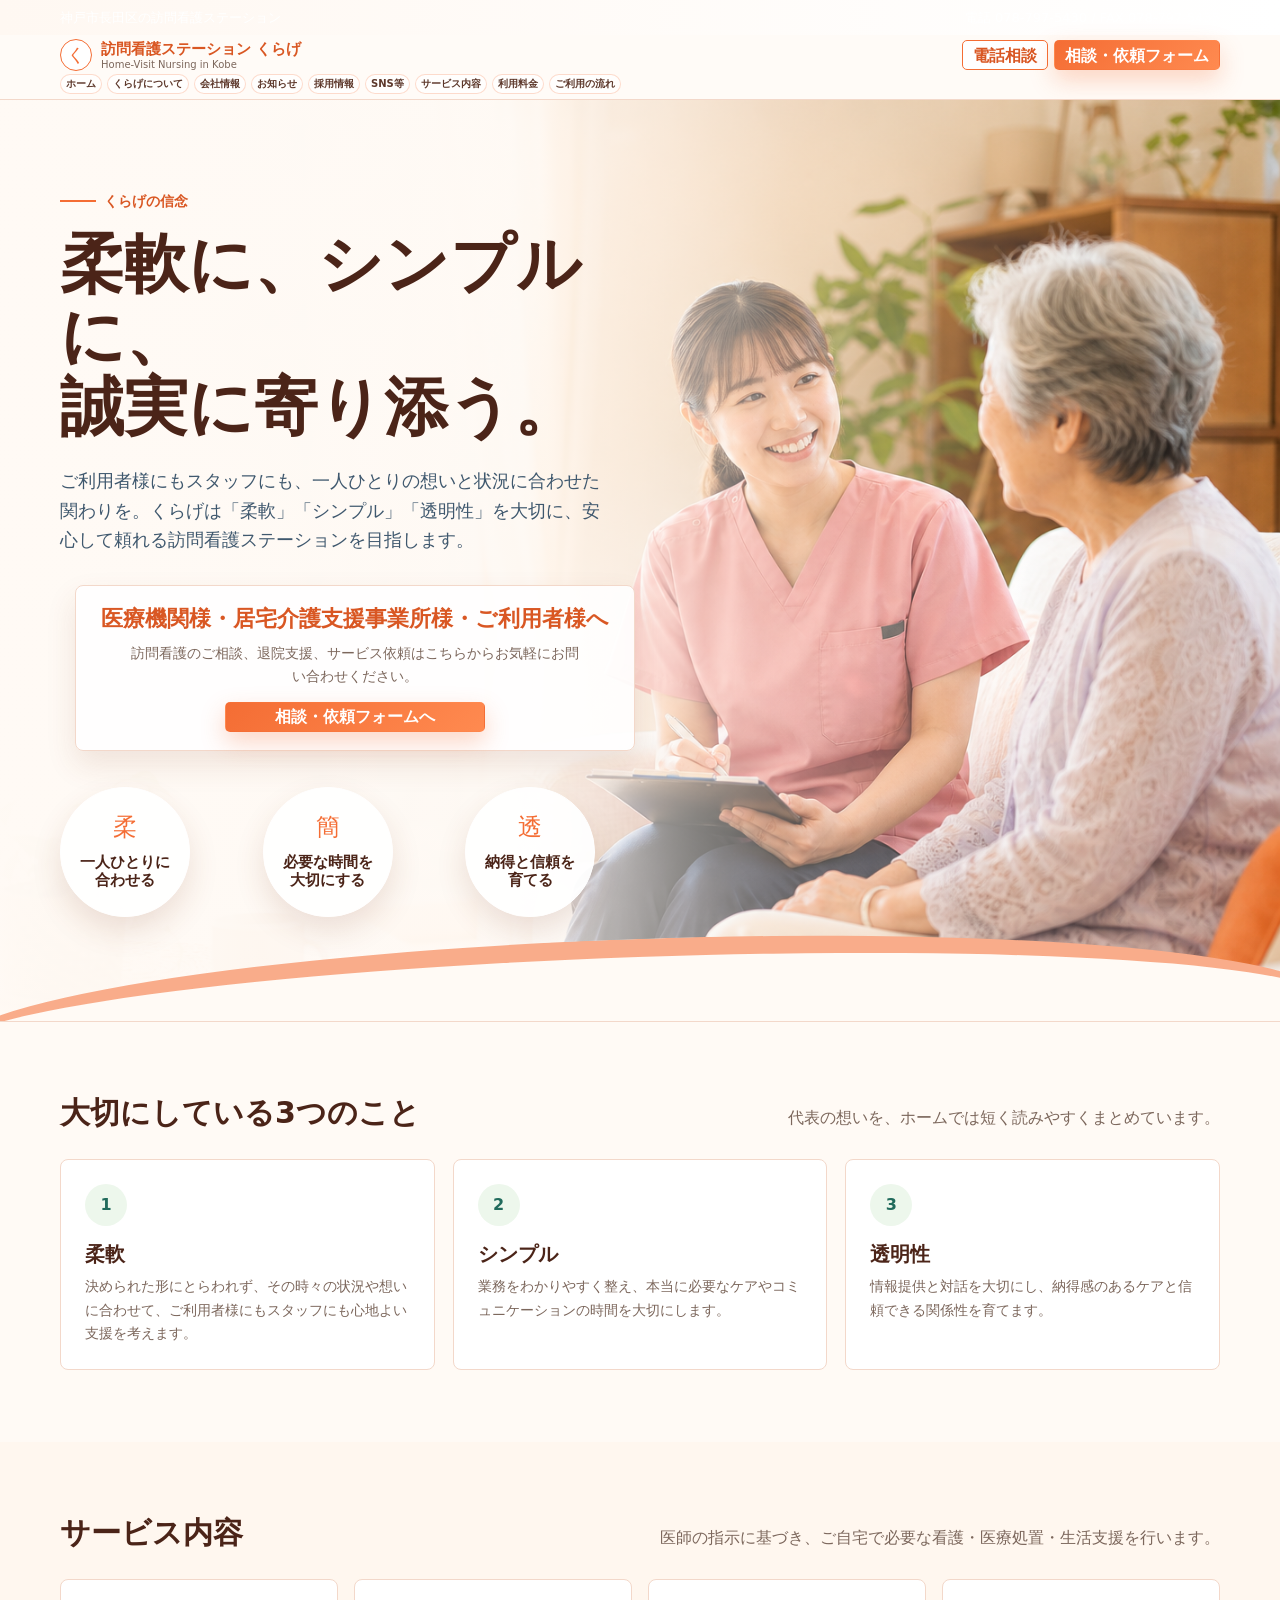
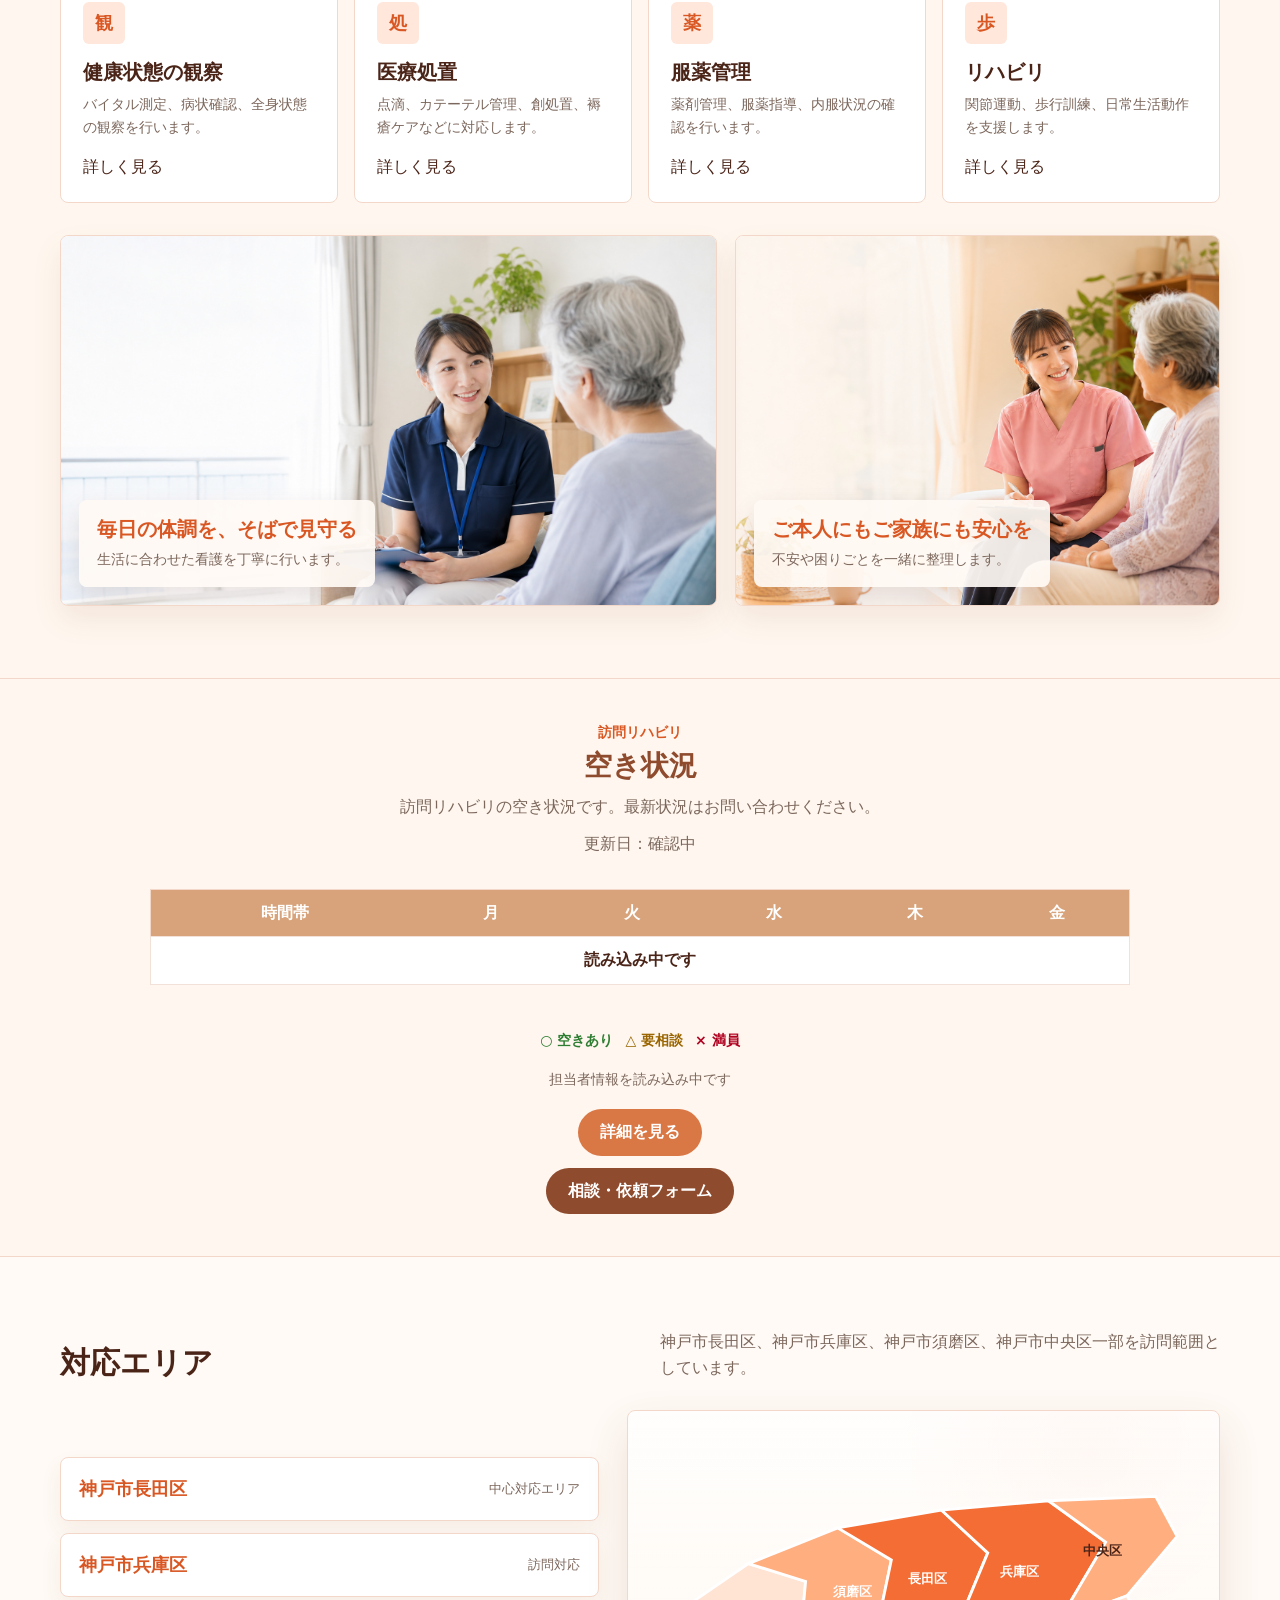
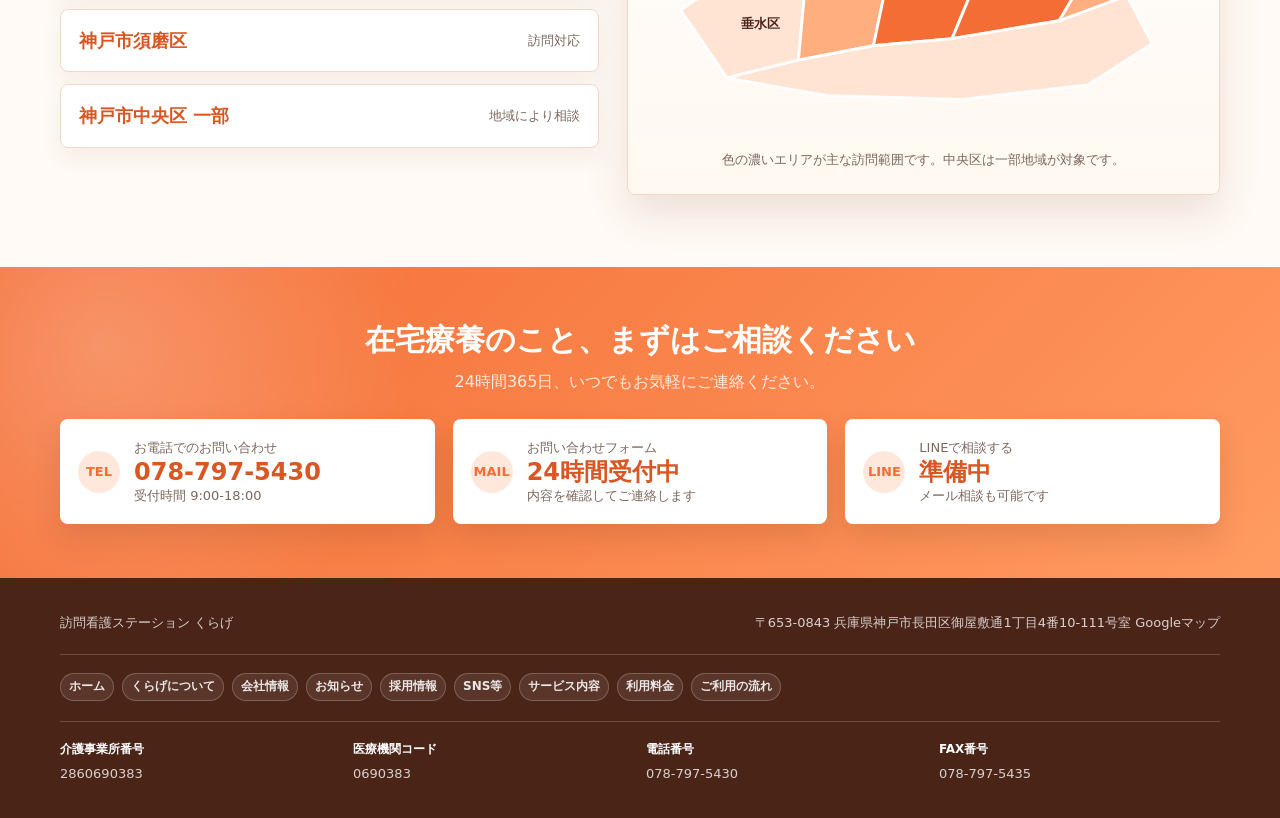
<file: index.html>
<!doctype html>
<html lang="ja">
<head>
  <meta charset="utf-8">
  <meta name="viewport" content="width=device-width, initial-scale=1">
  <title>訪問看護ステーション くらげ | ホーム</title>
  <meta name="description" content="神戸市長田区の訪問看護ステーションくらげ。住み慣れたご自宅で、その人らしい毎日を支えます。">
  <link rel="stylesheet" href="site.css">
</head>
<body>
  <div class="topbar"><div class="topbar-inner"><span>神戸市長田区の訪問看護ステーション</span><span>電話 078-797-5430 / FAX 078-797-5435</span></div></div>
  <header class="header">
    <nav class="nav" aria-label="メインナビゲーション">
      <a class="brand" href="index.html"><span class="brand-mark">く</span><span class="brand-text"><strong>訪問看護ステーション くらげ</strong><span>Home-Visit Nursing in Kobe</span></span></a>
      <div class="nav-links">
        <a href="index.html">ホーム</a><a href="about.html">くらげについて</a><a href="company.html">会社情報</a><a href="news.html">お知らせ</a><a href="recruit.html">採用情報</a><a href="sns.html">SNS等</a><a href="services.html">サービス内容</a><a href="pricing.html">利用料金</a><a href="flow.html">ご利用の流れ</a>
      </div>
      <div class="actions"><a class="btn btn-outline" href="tel:0787975430">電話相談</a><a class="btn btn-primary" href="https://script.google.com/macros/s/AKfycbyza8-umKAbEcbnl-5VlR28VJOGIbDoWjsdhOIgyjEAeFfrxdfCkbwgVN8pIxH5MAIu/exec">相談・依頼フォーム</a></div>
    </nav>
  </header>
  <main>
    <section class="hero">
      <div class="hero-inner"><div class="hero-copy">
        <div class="eyebrow">くらげの信念</div>
        <h1>柔軟に、シンプルに、<br>誠実に寄り添う。</h1>
        <p>ご利用者様にもスタッフにも、一人ひとりの想いと状況に合わせた関わりを。くらげは「柔軟」「シンプル」「透明性」を大切に、安心して頼れる訪問看護ステーションを目指します。</p>
        <div class="hero-consult">
          <h2>医療機関様・居宅介護支援事業所様・ご利用者様へ</h2>
          <p>訪問看護のご相談、退院支援、サービス依頼はこちらからお気軽にお問い合わせください。</p>
          <a class="btn btn-primary" href="https://script.google.com/macros/s/AKfycbyza8-umKAbEcbnl-5VlR28VJOGIbDoWjsdhOIgyjEAeFfrxdfCkbwgVN8pIxH5MAIu/exec">相談・依頼フォームへ</a>
        </div>
        <div class="hero-points"><div class="point"><span>柔</span><b>一人ひとりに<br>合わせる</b></div><div class="point"><span>簡</span><b>必要な時間を<br>大切にする</b></div><div class="point"><span>透</span><b>納得と信頼を<br>育てる</b></div></div>
      </div></div>
    </section>
    <section class="section">
      <div class="section-inner">
        <div class="section-head"><h2>大切にしている3つのこと</h2><p>代表の想いを、ホームでは短く読みやすくまとめています。</p></div>
        <div class="reason-grid">
          <article class="reason-card"><div class="reason-number">1</div><h3>柔軟</h3><p>決められた形にとらわれず、その時々の状況や想いに合わせて、ご利用者様にもスタッフにも心地よい支援を考えます。</p></article>
          <article class="reason-card"><div class="reason-number">2</div><h3>シンプル</h3><p>業務をわかりやすく整え、本当に必要なケアやコミュニケーションの時間を大切にします。</p></article>
          <article class="reason-card"><div class="reason-number">3</div><h3>透明性</h3><p>情報提供と対話を大切にし、納得感のあるケアと信頼できる関係性を育てます。</p></article>
        </div>
      </div>
    </section>
    <section class="section soft">
      <div class="section-inner">
        <div class="section-head"><h2>サービス内容</h2><p>医師の指示に基づき、ご自宅で必要な看護・医療処置・生活支援を行います。</p></div>
        <div class="menu-grid">
          <article class="menu-card"><div><div class="menu-icon">観</div><h3>健康状態の観察</h3><p>バイタル測定、病状確認、全身状態の観察を行います。</p></div><a href="services.html">詳しく見る</a></article>
          <article class="menu-card"><div><div class="menu-icon">処</div><h3>医療処置</h3><p>点滴、カテーテル管理、創処置、褥瘡ケアなどに対応します。</p></div><a href="services.html">詳しく見る</a></article>
          <article class="menu-card"><div><div class="menu-icon">薬</div><h3>服薬管理</h3><p>薬剤管理、服薬指導、内服状況の確認を行います。</p></div><a href="services.html">詳しく見る</a></article>
          <article class="menu-card"><div><div class="menu-icon">歩</div><h3>リハビリ</h3><p>関節運動、歩行訓練、日常生活動作を支援します。</p></div><a href="services.html">詳しく見る</a></article>
        </div>
        <div class="photo-strip">
          <article class="photo-panel"><img src="assets/home-nursing-hero.png" alt="訪問看護師が利用者と明るい室内で話している様子"><div class="photo-caption"><h3>毎日の体調を、そばで見守る</h3><p>生活に合わせた看護を丁寧に行います。</p></div></article>
          <article class="photo-panel"><img src="assets/kurage-warm-hero.png" alt="訪問看護師が自宅で利用者に寄り添っている様子"><div class="photo-caption"><h3>ご本人にもご家族にも安心を</h3><p>不安や困りごとを一緒に整理します。</p></div></article>
        </div>
      </div>
    </section>
    <section class="kurage-rehab">
      <div class="kurage-rehab-inner">
        <p class="kurage-rehab-label">訪問リハビリ</p>
        <h2>空き状況</h2>
        <p class="kurage-rehab-lead">訪問リハビリの空き状況です。最新状況はお問い合わせください。</p>
        <p class="kurage-rehab-updated">更新日：<span id="kurageRehabUpdatedAt">確認中</span></p>

        <div class="kurage-rehab-table-wrap">
          <table class="kurage-rehab-summary-table">
            <thead id="kurageRehabSummaryHead">
              <tr><th>時間帯</th><th>月</th><th>火</th><th>水</th><th>木</th><th>金</th></tr>
            </thead>
            <tbody id="kurageRehabSummaryBody">
              <tr><td colspan="6">読み込み中です</td></tr>
            </tbody>
          </table>
        </div>
　
        <div class="kurage-rehab-legend">
          <span class="kurage-legend-ok">○ 空きあり</span>
          <span class="kurage-legend-consult">△ 要相談</span>
          <span class="kurage-legend-full">× 満員</span>
        </div>

        <div id="kurageRehabStaff" class="kurage-rehab-staff-note">
          担当者情報を読み込み中です
        </div>

        <details class="kurage-rehab-detail">
          <summary>詳細を見る</summary>
          <div class="kurage-rehab-table-wrap">
            <table class="kurage-rehab-detail-table">
              <thead id="kurageRehabDetailHead">
                <tr><th>時間帯</th><th>月</th><th>火</th><th>水</th><th>木</th><th>金</th></tr>
              </thead>
              <tbody id="kurageRehabDetailBody">
                <tr><td colspan="6">読み込み中です</td></tr>
              </tbody>
            </table>
          </div>
        </details>

        <a class="kurage-rehab-contact" href="https://script.google.com/macros/s/AKfycbyza8-umKAbEcbnl-5VlR28VJOGIbDoWjsdhOIgyjEAeFfrxdfCkbwgVN8pIxH5MAIu/exec">相談・依頼フォーム</a>
      </div>
    </section>
    <section class="section">
      <div class="section-inner">
        <div class="section-head"><h2>対応エリア</h2><p>神戸市長田区、神戸市兵庫区、神戸市須磨区、神戸市中央区一部を訪問範囲としています。</p></div>
        <div class="area-layout">
          <div class="area-list"><div class="area-item"><strong>神戸市長田区</strong><span>中心対応エリア</span></div><div class="area-item"><strong>神戸市兵庫区</strong><span>訪問対応</span></div><div class="area-item"><strong>神戸市須磨区</strong><span>訪問対応</span></div><div class="area-item"><strong>神戸市中央区 一部</strong><span>地域により相談</span></div></div>
          <div class="kobe-map" aria-label="神戸市の訪問対応エリアマップ">
            <svg viewBox="0 0 760 420" role="img" aria-label="神戸市対応エリア簡易マップ">
              <path class="map-district" d="M40 245 L135 180 L215 205 L205 315 L105 340 Z"></path><path class="map-district secondary" d="M135 180 L260 130 L335 175 L310 295 L205 315 L215 205 Z"></path><path class="map-district primary" d="M260 130 L405 105 L470 165 L420 285 L310 295 L335 175 Z"></path><path class="map-district primary" d="M405 105 L555 92 L635 150 L570 260 L420 285 L470 165 Z"></path><path class="map-district secondary" d="M555 92 L705 86 L735 142 L665 225 L570 260 L635 150 Z"></path><path class="map-district" d="M105 340 L205 315 L310 295 L420 285 L570 260 L665 225 L700 292 L610 350 L435 370 L245 365 Z"></path>
              <text class="map-label" x="152" y="270">垂水区</text><text class="map-label light" x="280" y="225">須磨区</text><text class="map-label light" x="385" y="207">長田区</text><text class="map-label light" x="515" y="198">兵庫区</text><text class="map-label" x="630" y="168">中央区</text>
            </svg>
            <p class="map-note">色の濃いエリアが主な訪問範囲です。中央区は一部地域が対象です。</p>
          </div>
        </div>
      </div>
    </section>
    <section class="cta">
      <div class="cta-inner">
        <div><h2>在宅療養のこと、まずはご相談ください</h2><p>24時間365日、いつでもお気軽にご連絡ください。</p></div>
        <div class="contact-grid">
          <a class="contact-card" href="tel:0787975430"><span class="contact-icon">TEL</span><span>お電話でのお問い合わせ<strong>078-797-5430</strong>受付時間 9:00-18:00</span></a>
          <a class="contact-card" href="https://script.google.com/macros/s/AKfycbyza8-umKAbEcbnl-5VlR28VJOGIbDoWjsdhOIgyjEAeFfrxdfCkbwgVN8pIxH5MAIu/exec"><span class="contact-icon">MAIL</span><span>お問い合わせフォーム<strong>24時間受付中</strong>内容を確認してご連絡します</span></a>
          <a class="contact-card" href="mailto:kurage.kango@gmail.com"><span class="contact-icon">LINE</span><span>LINEで相談する<strong>準備中</strong>メール相談も可能です</span></a>
        </div>
      </div>
    </section>
  </main>
  <footer class="footer">
    <div class="footer-inner">
      <div class="footer-main"><span>訪問看護ステーション くらげ</span><span>〒653-0843 兵庫県神戸市長田区御屋敷通1丁目4番10-111号室 <a href="https://www.google.com/maps/search/?api=1&query=%E3%80%92653-0843%20%E5%85%B5%E5%BA%AB%E7%9C%8C%E7%A5%9E%E6%88%B8%E5%B8%82%E9%95%B7%E7%94%B0%E5%8C%BA%E5%BE%A1%E5%B1%8B%E6%95%B7%E9%80%9A1%E4%B8%81%E7%9B%AE4%E7%95%AA10-111%E5%8F%B7%E5%AE%A4" target="_blank" rel="noopener">Googleマップ</a></span></div>
      <nav class="footer-nav" aria-label="下部ナビゲーション"><a href="index.html">ホーム</a><a href="about.html">くらげについて</a><a href="company.html">会社情報</a><a href="news.html">お知らせ</a><a href="recruit.html">採用情報</a><a href="sns.html">SNS等</a><a href="services.html">サービス内容</a><a href="pricing.html">利用料金</a><a href="flow.html">ご利用の流れ</a></nav>
      <div class="footer-info"><div><b>介護事業所番号</b><span>2860690383</span></div><div><b>医療機関コード</b><span>0690383</span></div><div><b>電話番号</b><span>078-797-5430</span></div><div><b>FAX番号</b><span>078-797-5435</span></div></div>
    </div>
  </footer>
  <style>
    .kurage-rehab {
      padding: 42px 18px;
      background: #fff7ef;
      border-top: 1px solid #f3d8ca;
      border-bottom: 1px solid #f3d8ca;
    }

    .kurage-rehab-inner {
      max-width: 980px;
      margin: 0 auto;
      text-align: center;
    }

    .kurage-rehab-label {
      margin: 0 0 4px;
      color: #d95723;
      font-weight: 700;
      font-size: 14px;
    }

    .kurage-rehab h2 {
      margin: 0;
      color: #8f4b2e;
      font-size: 28px;
      line-height: 1.3;
    }

    .kurage-rehab-lead,
    .kurage-rehab-updated {
      color: #7c675c;
      margin: 10px auto;
    }

    .kurage-status-ok {
      color: #2e7d32;
    }

    .kurage-status-consult {
      color: #9a6500;
    }

    .kurage-status-full {
      color: #b00020;
    }

    .kurage-legend-ok {
      color: #2e7d32;
    }

    .kurage-legend-consult {
      color: #9a6500;
    }

    .kurage-legend-full {
      color: #b00020;
    }

    .kurage-rehab-legend {
      display: flex;
      justify-content: center;
      gap: 12px;
      flex-wrap: wrap;
      margin-top: 18px;
      font-size: 14px;
      font-weight: 700;
    }

    .kurage-rehab-staff-note {
      display: grid;
      gap: 4px;
      margin-top: 16px;
      color: #7c675c;
      font-size: 14px;
    }

    .kurage-rehab-detail {
      margin-top: 18px;
    }

    .kurage-rehab-detail summary,
    .kurage-rehab-contact {
      display: inline-block;
      padding: 10px 22px;
      border-radius: 999px;
      background: #d97745;
      color: #fff;
      font-weight: 700;
      cursor: pointer;
      text-decoration: none;
    }

    .kurage-rehab-contact {
      margin-top: 12px;
      background: #8f4b2e;
    }

    .kurage-rehab-table-wrap {
      overflow-x: auto;
    }

    .kurage-rehab-table-wrap + .kurage-rehab-legend {
      margin-top: 18px;
    }

    .kurage-rehab-summary-table,
    .kurage-rehab-detail table {
      width: 100%;
      min-width: 620px;
      border-collapse: collapse;
      background: #fff;
    }

    .kurage-rehab-summary-table {
      margin-top: 22px;
      border: 1px solid #f3d8ca;
    }

    .kurage-rehab-detail .kurage-rehab-table-wrap {
      margin-top: 18px;
    }

    .kurage-rehab-summary-table th,
    .kurage-rehab-detail th {
      background: #d8a37a;
      color: #fff;
      padding: 10px;
    }

    .kurage-rehab-summary-table td,
    .kurage-rehab-detail td {
      border: 1px solid #f1e1d9;
      padding: 10px;
      font-weight: 700;
    }

    @media (max-width: 760px) {
      .kurage-rehab h2 { font-size: 25px; }
    }
  </style>
  <script>
    (function () {
      const API_URL = const API_URL = "https://script.google.com/macros/s/AKfycbxnsfM6l8y4IeplaNQJX4gZ9a7dnEcuET5jJ_q5epWzEuOz8n8ZIgR8-KRbyibMSd6a/exec";
      const summaryHead = document.getElementById("kurageRehabSummaryHead");
      const summaryBody = document.getElementById("kurageRehabSummaryBody");
      const updatedAt = document.getElementById("kurageRehabUpdatedAt");
      const staffBox = document.getElementById("kurageRehabStaff");
      const detailHead = document.getElementById("kurageRehabDetailHead");
      const detailBody = document.getElementById("kurageRehabDetailBody");

      function statusClass(text) {
        if (text === "○" || text === "空きあり") return "kurage-status-ok";
        if (text === "△" || text === "要相談") return "kurage-status-consult";
        if (text === "×" || text === "満員") return "kurage-status-full";
        return "";
      }

      function statusText(text) {
        return text || "";
      }

      function renderTable(headEl, bodyEl, headers, rows) {
        headEl.innerHTML = "<tr>" + headers.map(function (cell) {
          return "<th>" + cell + "</th>";
        }).join("") + "</tr>";

        bodyEl.innerHTML = rows.map(function (row) {
          return "<tr>" + row.map(function (cell, index) {
            const cls = index === 0 ? "" : statusClass(cell);
            return '<td class="' + cls + '">' + statusText(cell) + "</td>";
          }).join("") + "</tr>";
        }).join("");
      }

      function renderStaff(staff) {
        if (!staff || !staff.headers || !staff.rows || !staff.rows.length) {
          staffBox.textContent = "担当者情報はお問い合わせください。";
          return;
        }

        const days = staff.headers.slice(1);
        const people = staff.rows[0].slice(1);
        const grouped = {};

        people.forEach(function (person, index) {
          if (!person) return;
          if (!grouped[person]) grouped[person] = [];
          grouped[person].push(days[index]);
        });

        staffBox.innerHTML = Object.keys(grouped).map(function (person) {
          const icon = person.indexOf("女性") !== -1 ? "👩" : person.indexOf("男性") !== -1 ? "👨" : "";
          return "<div>" + icon + " " + person + "：" + grouped[person].join("・") + "</div>";
        }).join("");
      }

      fetch(API_URL)
        .then(function (response) {
          return response.json();
        })
        .then(function (data) {
          if (!data.summary || !data.detail) {
            throw new Error("必要なデータがありません");
          }

          updatedAt.textContent = data.updatedAt || "随時更新";
          renderTable(summaryHead, summaryBody, data.summary.headers, data.summary.rows);
          renderTable(detailHead, detailBody, data.detail.headers, data.detail.rows);
          renderStaff(data.staff);
        })
        .catch(function () {
          updatedAt.textContent = "随時更新";
          summaryBody.innerHTML = '<tr><td colspan="6">最新状況はお問い合わせください。</td></tr>';
          detailBody.innerHTML = '<tr><td colspan="6">最新状況はお問い合わせください。</td></tr>';
          staffBox.textContent = "担当者情報はお問い合わせください。";
        });
    })();
  </script>
</body>
</html>
</file>
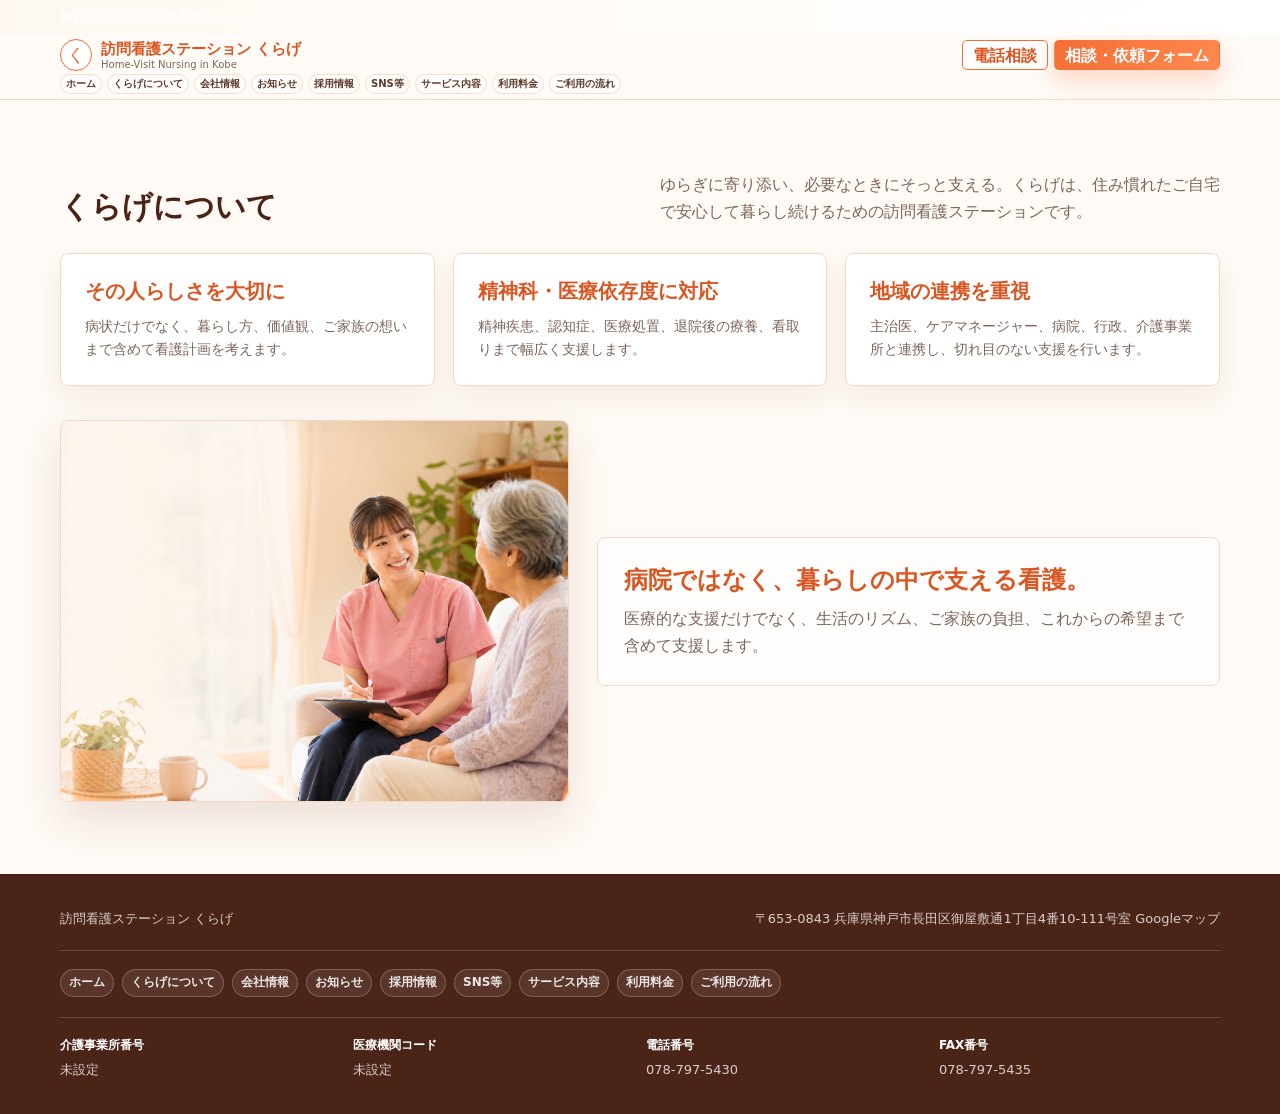
<file: about.html>
﻿<!doctype html><html lang="ja"><head><meta charset="utf-8"><meta name="viewport" content="width=device-width, initial-scale=1"><title>くらげについて | 訪問看護ステーション くらげ</title><link rel="stylesheet" href="site.css"></head><body>
<div class="topbar"><div class="topbar-inner"><span>神戸市長田区の訪問看護ステーション</span><span>電話 078-797-5430 / FAX 078-797-5435</span></div></div>
<header class="header"><nav class="nav" aria-label="メインナビゲーション"><a class="brand" href="index.html"><span class="brand-mark">く</span><span class="brand-text"><strong>訪問看護ステーション くらげ</strong><span>Home-Visit Nursing in Kobe</span></span></a><div class="nav-links"><a href="index.html">ホーム</a><a href="about.html">くらげについて</a><a href="company.html">会社情報</a><a href="news.html">お知らせ</a><a href="recruit.html">採用情報</a><a href="sns.html">SNS等</a><a href="services.html">サービス内容</a><a href="pricing.html">利用料金</a><a href="flow.html">ご利用の流れ</a></div><div class="actions"><a class="btn btn-outline" href="tel:0787975430">電話相談</a><a class="btn btn-primary" href="https://script.google.com/macros/s/AKfycbyza8-umKAbEcbnl-5VlR28VJOGIbDoWjsdhOIgyjEAeFfrxdfCkbwgVN8pIxH5MAIu/exec">相談・依頼フォーム</a></div></nav></header>
<main><section class="section"><div class="section-inner"><div class="section-head"><h2>くらげについて</h2><p>ゆらぎに寄り添い、必要なときにそっと支える。くらげは、住み慣れたご自宅で安心して暮らし続けるための訪問看護ステーションです。</p></div><div class="info-grid"><article class="info-card"><h3>その人らしさを大切に</h3><p>病状だけでなく、暮らし方、価値観、ご家族の想いまで含めて看護計画を考えます。</p></article><article class="info-card"><h3>精神科・医療依存度に対応</h3><p>精神疾患、認知症、医療処置、退院後の療養、看取りまで幅広く支援します。</p></article><article class="info-card"><h3>地域の連携を重視</h3><p>主治医、ケアマネージャー、病院、行政、介護事業所と連携し、切れ目のない支援を行います。</p></article></div><div class="inline-photo"><img src="assets/kurage-warm-hero.png" alt="訪問看護師が利用者に寄り添う様子"><div class="inline-photo-copy"><h3>病院ではなく、暮らしの中で支える看護。</h3><p>医療的な支援だけでなく、生活のリズム、ご家族の負担、これからの希望まで含めて支援します。</p></div></div></div></section></main>
<footer class="footer"><div class="footer-inner"><div class="footer-main"><span>訪問看護ステーション くらげ</span><span>〒653-0843 兵庫県神戸市長田区御屋敷通1丁目4番10-111号室 <a href="https://www.google.com/maps/search/?api=1&query=%E3%80%92653-0843%20%E5%85%B5%E5%BA%AB%E7%9C%8C%E7%A5%9E%E6%88%B8%E5%B8%82%E9%95%B7%E7%94%B0%E5%8C%BA%E5%BE%A1%E5%B1%8B%E6%95%B7%E9%80%9A1%E4%B8%81%E7%9B%AE4%E7%95%AA10-111%E5%8F%B7%E5%AE%A4" target="_blank" rel="noopener">Googleマップ</a></span></div><nav class="footer-nav" aria-label="下部ナビゲーション"><a href="index.html">ホーム</a><a href="about.html">くらげについて</a><a href="company.html">会社情報</a><a href="news.html">お知らせ</a><a href="recruit.html">採用情報</a><a href="sns.html">SNS等</a><a href="services.html">サービス内容</a><a href="pricing.html">利用料金</a><a href="flow.html">ご利用の流れ</a></nav><div class="footer-info"><div><b>介護事業所番号</b><span>未設定</span></div><div><b>医療機関コード</b><span>未設定</span></div><div><b>電話番号</b><span>078-797-5430</span></div><div><b>FAX番号</b><span>078-797-5435</span></div></div></div></footer>
</body></html>
</file>
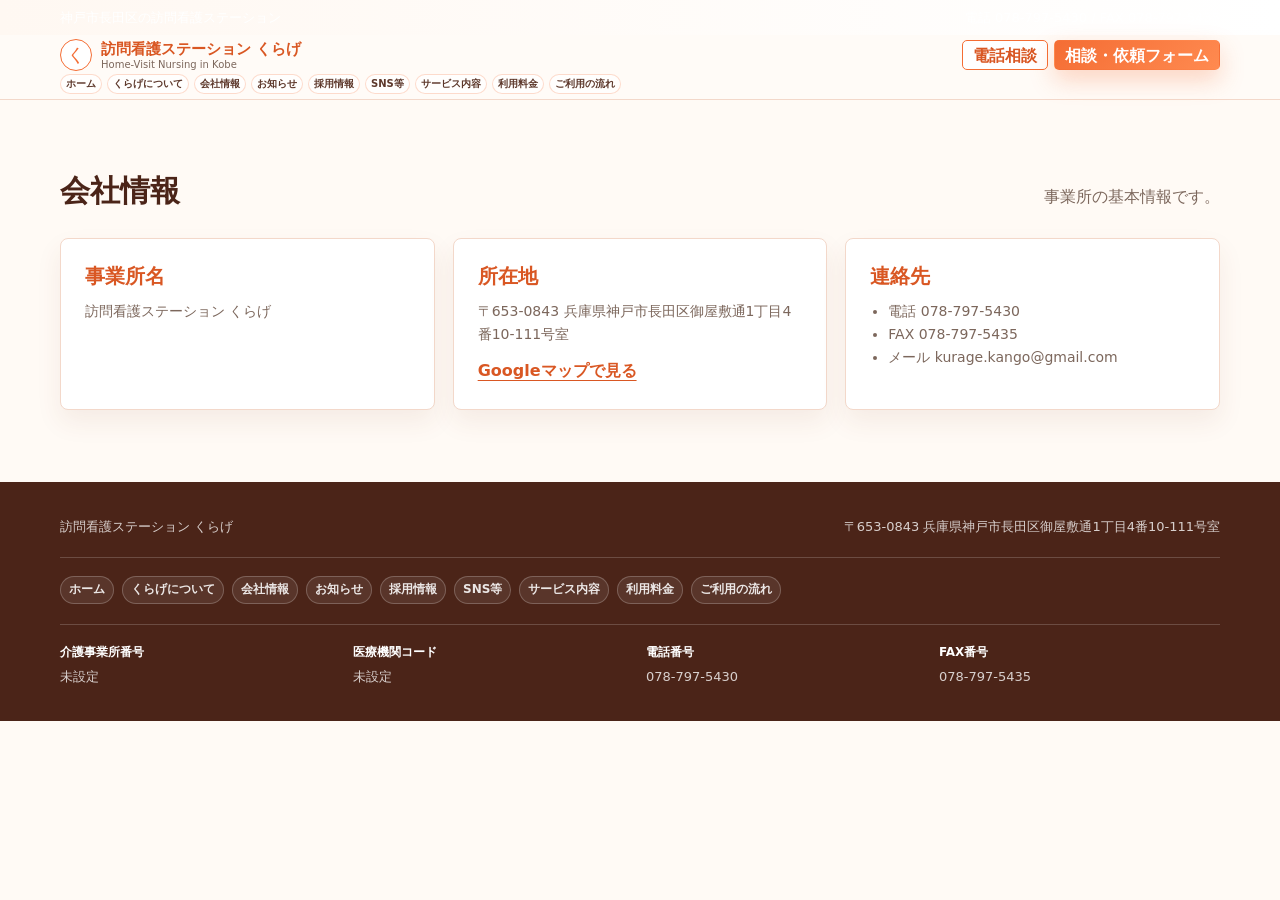
<file: company.html>
﻿<!doctype html><html lang="ja"><head><meta charset="utf-8"><meta name="viewport" content="width=device-width, initial-scale=1"><title>会社情報 | 訪問看護ステーション くらげ</title><link rel="stylesheet" href="site.css"></head><body>
<div class="topbar"><div class="topbar-inner"><span>神戸市長田区の訪問看護ステーション</span><span>電話 078-797-5430 / FAX 078-797-5435</span></div></div>
<header class="header"><nav class="nav" aria-label="メインナビゲーション"><a class="brand" href="index.html"><span class="brand-mark">く</span><span class="brand-text"><strong>訪問看護ステーション くらげ</strong><span>Home-Visit Nursing in Kobe</span></span></a><div class="nav-links"><a href="index.html">ホーム</a><a href="about.html">くらげについて</a><a href="company.html">会社情報</a><a href="news.html">お知らせ</a><a href="recruit.html">採用情報</a><a href="sns.html">SNS等</a><a href="services.html">サービス内容</a><a href="pricing.html">利用料金</a><a href="flow.html">ご利用の流れ</a></div><div class="actions"><a class="btn btn-outline" href="tel:0787975430">電話相談</a><a class="btn btn-primary" href="https://script.google.com/macros/s/AKfycbyza8-umKAbEcbnl-5VlR28VJOGIbDoWjsdhOIgyjEAeFfrxdfCkbwgVN8pIxH5MAIu/exec">相談・依頼フォーム</a></div></nav></header>
<main><section class="section"><div class="section-inner"><div class="section-head"><h2>会社情報</h2><p>事業所の基本情報です。</p></div><div class="info-grid"><article class="info-card"><h3>事業所名</h3><p>訪問看護ステーション くらげ</p></article><article class="info-card"><h3>所在地</h3><p>〒653-0843 兵庫県神戸市長田区御屋敷通1丁目4番10-111号室</p><a class="text-link" href="https://www.google.com/maps/search/?api=1&query=%E3%80%92653-0843%20%E5%85%B5%E5%BA%AB%E7%9C%8C%E7%A5%9E%E6%88%B8%E5%B8%82%E9%95%B7%E7%94%B0%E5%8C%BA%E5%BE%A1%E5%B1%8B%E6%95%B7%E9%80%9A1%E4%B8%81%E7%9B%AE4%E7%95%AA10-111%E5%8F%B7%E5%AE%A4" target="_blank" rel="noopener">Googleマップで見る</a></article><article class="info-card"><h3>連絡先</h3><ul><li>電話 078-797-5430</li><li>FAX 078-797-5435</li><li>メール kurage.kango@gmail.com</li></ul></article></div></div></section></main>
<footer class="footer"><div class="footer-inner"><div class="footer-main"><span>訪問看護ステーション くらげ</span><span>〒653-0843 兵庫県神戸市長田区御屋敷通1丁目4番10-111号室</span></div><nav class="footer-nav" aria-label="下部ナビゲーション"><a href="index.html">ホーム</a><a href="about.html">くらげについて</a><a href="company.html">会社情報</a><a href="news.html">お知らせ</a><a href="recruit.html">採用情報</a><a href="sns.html">SNS等</a><a href="services.html">サービス内容</a><a href="pricing.html">利用料金</a><a href="flow.html">ご利用の流れ</a></nav><div class="footer-info"><div><b>介護事業所番号</b><span>未設定</span></div><div><b>医療機関コード</b><span>未設定</span></div><div><b>電話番号</b><span>078-797-5430</span></div><div><b>FAX番号</b><span>078-797-5435</span></div></div></div></footer>
</body></html>
</file>
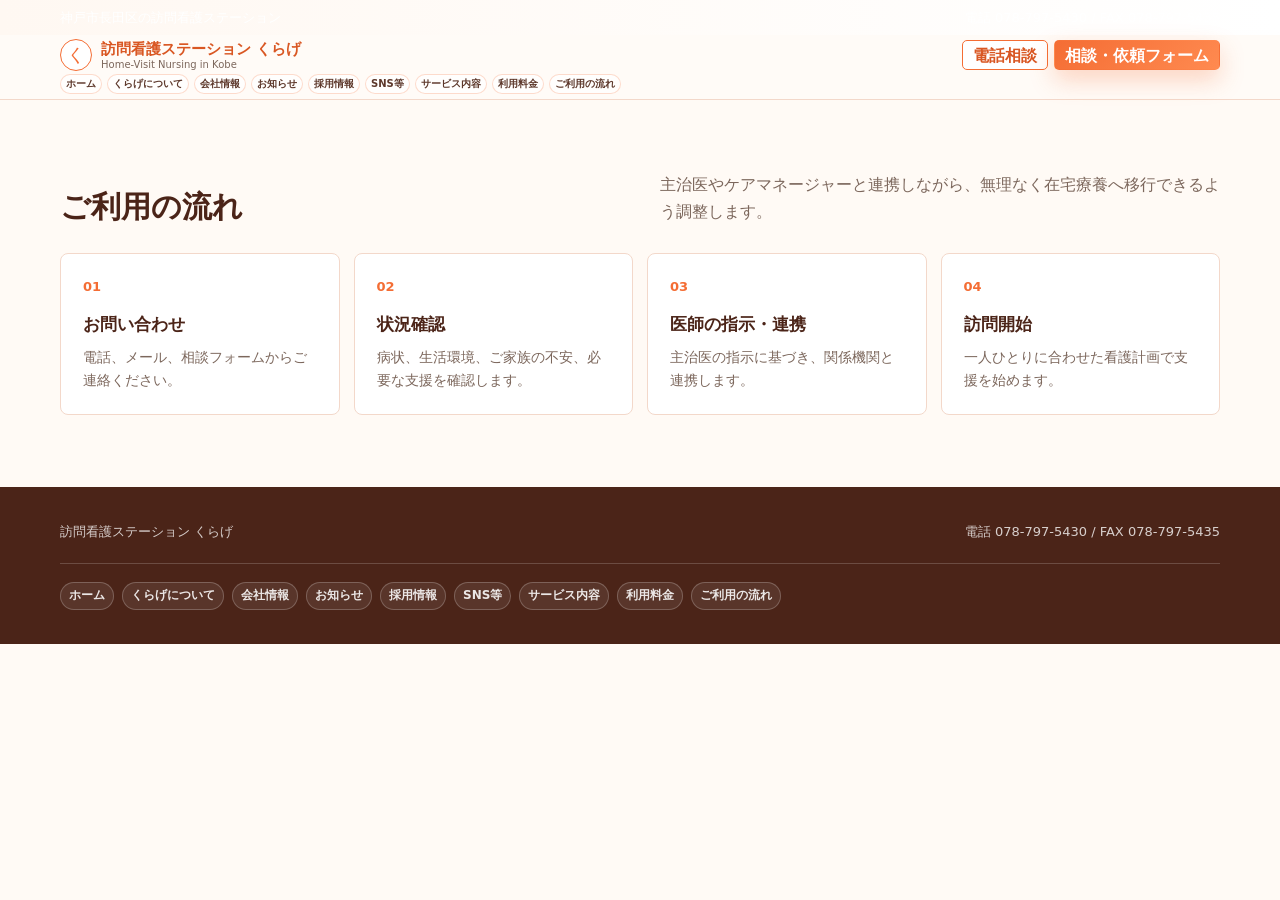
<file: flow.html>
﻿<!doctype html><html lang="ja"><head><meta charset="utf-8"><meta name="viewport" content="width=device-width, initial-scale=1"><title>ご利用の流れ | 訪問看護ステーション くらげ</title><link rel="stylesheet" href="site.css"></head><body>
<div class="topbar"><div class="topbar-inner"><span>神戸市長田区の訪問看護ステーション</span><span>電話 078-797-5430 / FAX 078-797-5435</span></div></div>
<header class="header"><nav class="nav" aria-label="メインナビゲーション"><a class="brand" href="index.html"><span class="brand-mark">く</span><span class="brand-text"><strong>訪問看護ステーション くらげ</strong><span>Home-Visit Nursing in Kobe</span></span></a><div class="nav-links"><a href="index.html">ホーム</a><a href="about.html">くらげについて</a><a href="company.html">会社情報</a><a href="news.html">お知らせ</a><a href="recruit.html">採用情報</a><a href="sns.html">SNS等</a><a href="services.html">サービス内容</a><a href="pricing.html">利用料金</a><a href="flow.html">ご利用の流れ</a></div><div class="actions"><a class="btn btn-outline" href="tel:0787975430">電話相談</a><a class="btn btn-primary" href="https://script.google.com/macros/s/AKfycbyza8-umKAbEcbnl-5VlR28VJOGIbDoWjsdhOIgyjEAeFfrxdfCkbwgVN8pIxH5MAIu/exec">相談・依頼フォーム</a></div></nav></header>
<main><section class="section"><div class="section-inner"><div class="section-head"><h2>ご利用の流れ</h2><p>主治医やケアマネージャーと連携しながら、無理なく在宅療養へ移行できるよう調整します。</p></div><div class="flow"><div class="flow-step"><h3>お問い合わせ</h3><p>電話、メール、相談フォームからご連絡ください。</p></div><div class="flow-step"><h3>状況確認</h3><p>病状、生活環境、ご家族の不安、必要な支援を確認します。</p></div><div class="flow-step"><h3>医師の指示・連携</h3><p>主治医の指示に基づき、関係機関と連携します。</p></div><div class="flow-step"><h3>訪問開始</h3><p>一人ひとりに合わせた看護計画で支援を始めます。</p></div></div></div></section></main>
<footer class="footer"><div class="footer-inner"><div class="footer-main"><span>訪問看護ステーション くらげ</span><span>電話 078-797-5430 / FAX 078-797-5435</span></div><nav class="footer-nav" aria-label="下部ナビゲーション"><a href="index.html">ホーム</a><a href="about.html">くらげについて</a><a href="company.html">会社情報</a><a href="news.html">お知らせ</a><a href="recruit.html">採用情報</a><a href="sns.html">SNS等</a><a href="services.html">サービス内容</a><a href="pricing.html">利用料金</a><a href="flow.html">ご利用の流れ</a></nav></div></footer>
</body></html>
</file>
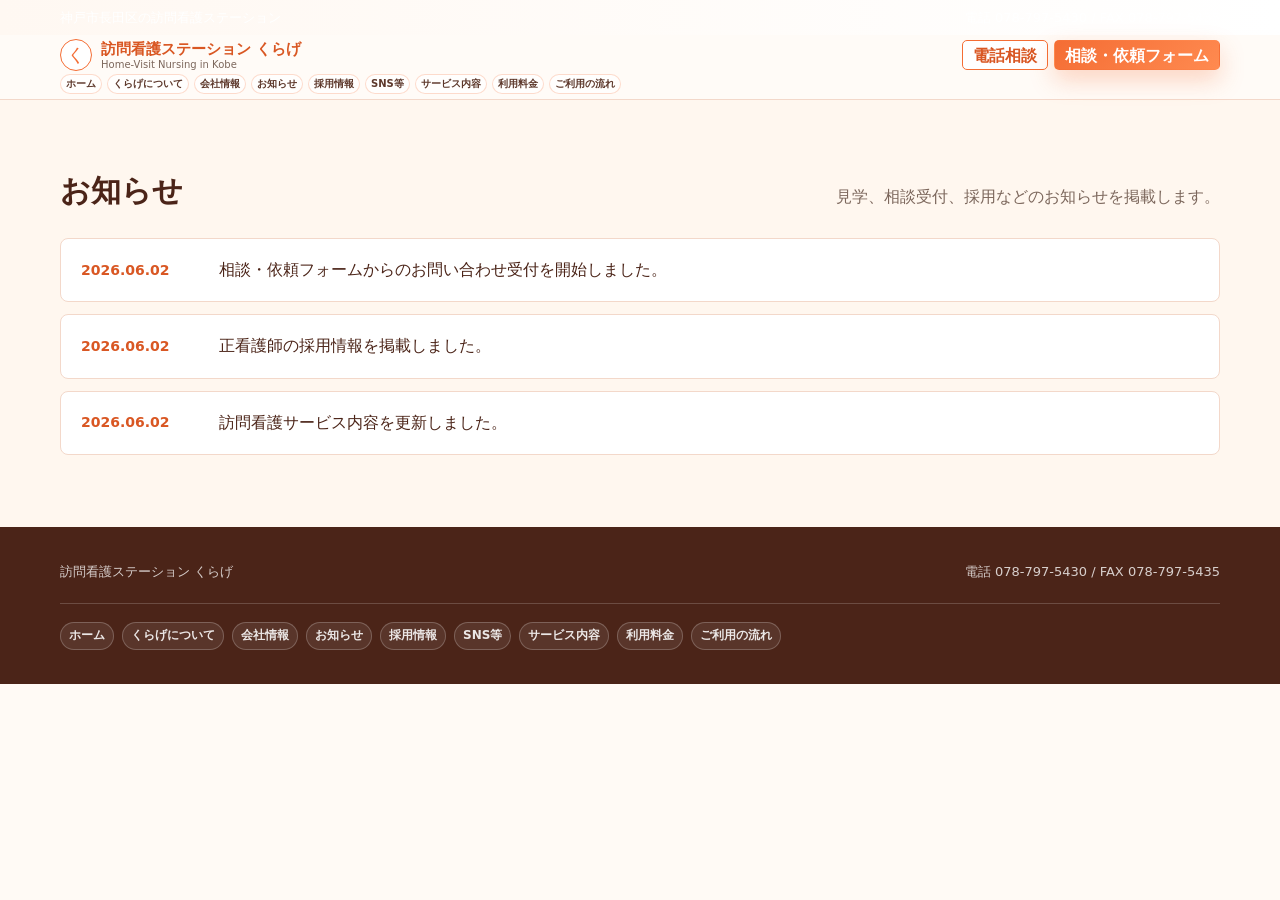
<file: news.html>
﻿<!doctype html><html lang="ja"><head><meta charset="utf-8"><meta name="viewport" content="width=device-width, initial-scale=1"><title>お知らせ | 訪問看護ステーション くらげ</title><link rel="stylesheet" href="site.css"></head><body>
<div class="topbar"><div class="topbar-inner"><span>神戸市長田区の訪問看護ステーション</span><span>電話 078-797-5430 / FAX 078-797-5435</span></div></div>
<header class="header"><nav class="nav" aria-label="メインナビゲーション"><a class="brand" href="index.html"><span class="brand-mark">く</span><span class="brand-text"><strong>訪問看護ステーション くらげ</strong><span>Home-Visit Nursing in Kobe</span></span></a><div class="nav-links"><a href="index.html">ホーム</a><a href="about.html">くらげについて</a><a href="company.html">会社情報</a><a href="news.html">お知らせ</a><a href="recruit.html">採用情報</a><a href="sns.html">SNS等</a><a href="services.html">サービス内容</a><a href="pricing.html">利用料金</a><a href="flow.html">ご利用の流れ</a></div><div class="actions"><a class="btn btn-outline" href="tel:0787975430">電話相談</a><a class="btn btn-primary" href="https://script.google.com/macros/s/AKfycbyza8-umKAbEcbnl-5VlR28VJOGIbDoWjsdhOIgyjEAeFfrxdfCkbwgVN8pIxH5MAIu/exec">相談・依頼フォーム</a></div></nav></header>
<main><section class="section soft"><div class="section-inner"><div class="section-head"><h2>お知らせ</h2><p>見学、相談受付、採用などのお知らせを掲載します。</p></div><div class="news-list"><article class="news-row"><span class="news-date">2026.06.02</span><span>相談・依頼フォームからのお問い合わせ受付を開始しました。</span></article><article class="news-row"><span class="news-date">2026.06.02</span><span>正看護師の採用情報を掲載しました。</span></article><article class="news-row"><span class="news-date">2026.06.02</span><span>訪問看護サービス内容を更新しました。</span></article></div></div></section></main>
<footer class="footer"><div class="footer-inner"><div class="footer-main"><span>訪問看護ステーション くらげ</span><span>電話 078-797-5430 / FAX 078-797-5435</span></div><nav class="footer-nav" aria-label="下部ナビゲーション"><a href="index.html">ホーム</a><a href="about.html">くらげについて</a><a href="company.html">会社情報</a><a href="news.html">お知らせ</a><a href="recruit.html">採用情報</a><a href="sns.html">SNS等</a><a href="services.html">サービス内容</a><a href="pricing.html">利用料金</a><a href="flow.html">ご利用の流れ</a></nav></div></footer>
</body></html>
</file>
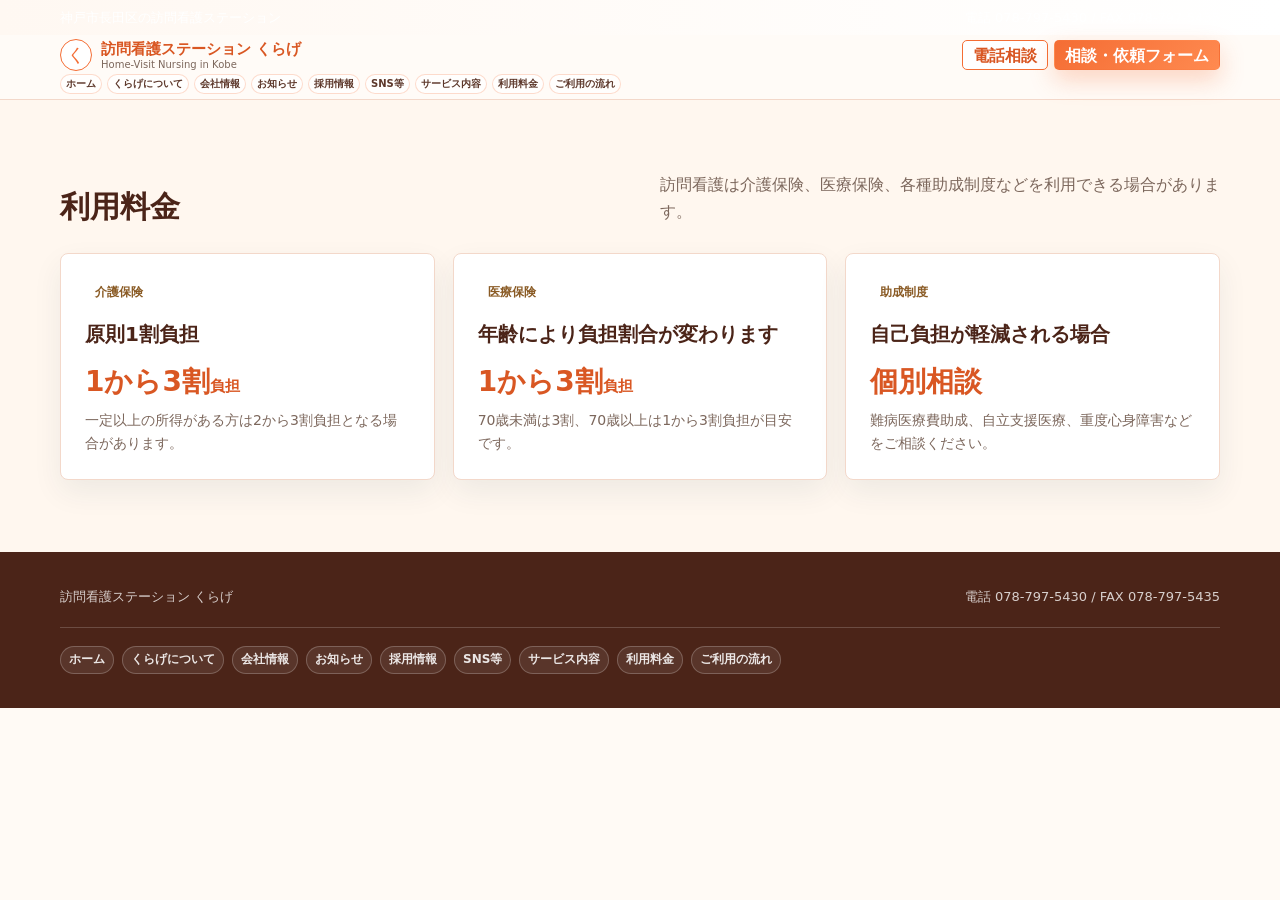
<file: pricing.html>
﻿<!doctype html><html lang="ja"><head><meta charset="utf-8"><meta name="viewport" content="width=device-width, initial-scale=1"><title>利用料金 | 訪問看護ステーション くらげ</title><link rel="stylesheet" href="site.css"></head><body>
<div class="topbar"><div class="topbar-inner"><span>神戸市長田区の訪問看護ステーション</span><span>電話 078-797-5430 / FAX 078-797-5435</span></div></div>
<header class="header"><nav class="nav" aria-label="メインナビゲーション"><a class="brand" href="index.html"><span class="brand-mark">く</span><span class="brand-text"><strong>訪問看護ステーション くらげ</strong><span>Home-Visit Nursing in Kobe</span></span></a><div class="nav-links"><a href="index.html">ホーム</a><a href="about.html">くらげについて</a><a href="company.html">会社情報</a><a href="news.html">お知らせ</a><a href="recruit.html">採用情報</a><a href="sns.html">SNS等</a><a href="services.html">サービス内容</a><a href="pricing.html">利用料金</a><a href="flow.html">ご利用の流れ</a></div><div class="actions"><a class="btn btn-outline" href="tel:0787975430">電話相談</a><a class="btn btn-primary" href="https://script.google.com/macros/s/AKfycbyza8-umKAbEcbnl-5VlR28VJOGIbDoWjsdhOIgyjEAeFfrxdfCkbwgVN8pIxH5MAIu/exec">相談・依頼フォーム</a></div></nav></header>
<main><section class="section soft"><div class="section-inner"><div class="section-head"><h2>利用料金</h2><p>訪問看護は介護保険、医療保険、各種助成制度などを利用できる場合があります。</p></div><div class="price-grid"><article class="price-card"><span class="label">介護保険</span><h3>原則1割負担</h3><div class="price-tag">1から3割<small>負担</small></div><p>一定以上の所得がある方は2から3割負担となる場合があります。</p></article><article class="price-card"><span class="label">医療保険</span><h3>年齢により負担割合が変わります</h3><div class="price-tag">1から3割<small>負担</small></div><p>70歳未満は3割、70歳以上は1から3割負担が目安です。</p></article><article class="price-card"><span class="label">助成制度</span><h3>自己負担が軽減される場合</h3><div class="price-tag">個別相談</div><p>難病医療費助成、自立支援医療、重度心身障害などをご相談ください。</p></article></div></div></section></main>
<footer class="footer"><div class="footer-inner"><div class="footer-main"><span>訪問看護ステーション くらげ</span><span>電話 078-797-5430 / FAX 078-797-5435</span></div><nav class="footer-nav" aria-label="下部ナビゲーション"><a href="index.html">ホーム</a><a href="about.html">くらげについて</a><a href="company.html">会社情報</a><a href="news.html">お知らせ</a><a href="recruit.html">採用情報</a><a href="sns.html">SNS等</a><a href="services.html">サービス内容</a><a href="pricing.html">利用料金</a><a href="flow.html">ご利用の流れ</a></nav></div></footer>
</body></html>
</file>
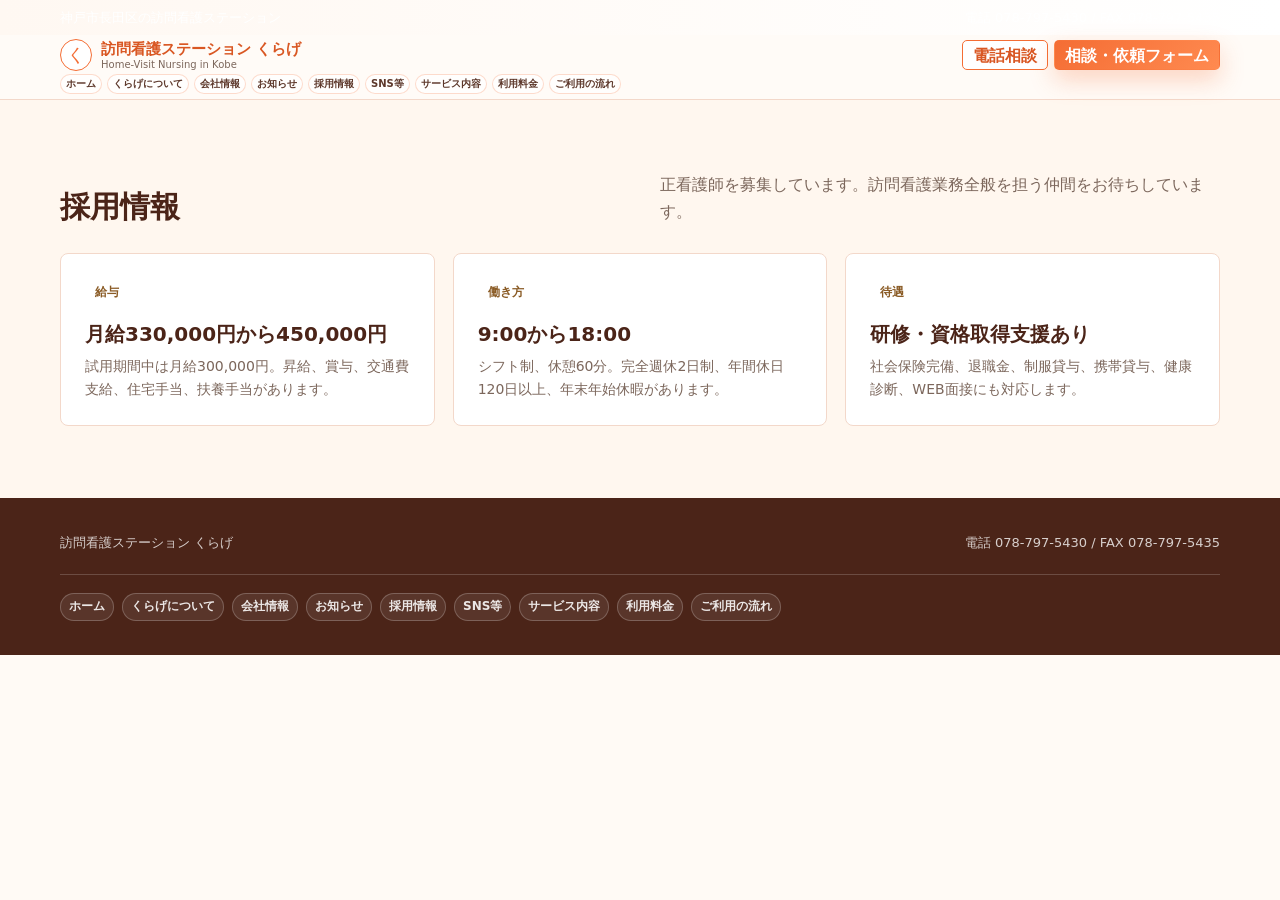
<file: recruit.html>
﻿<!doctype html><html lang="ja"><head><meta charset="utf-8"><meta name="viewport" content="width=device-width, initial-scale=1"><title>採用情報 | 訪問看護ステーション くらげ</title><link rel="stylesheet" href="site.css"></head><body>
<div class="topbar"><div class="topbar-inner"><span>神戸市長田区の訪問看護ステーション</span><span>電話 078-797-5430 / FAX 078-797-5435</span></div></div>
<header class="header"><nav class="nav" aria-label="メインナビゲーション"><a class="brand" href="index.html"><span class="brand-mark">く</span><span class="brand-text"><strong>訪問看護ステーション くらげ</strong><span>Home-Visit Nursing in Kobe</span></span></a><div class="nav-links"><a href="index.html">ホーム</a><a href="about.html">くらげについて</a><a href="company.html">会社情報</a><a href="news.html">お知らせ</a><a href="recruit.html">採用情報</a><a href="sns.html">SNS等</a><a href="services.html">サービス内容</a><a href="pricing.html">利用料金</a><a href="flow.html">ご利用の流れ</a></div><div class="actions"><a class="btn btn-outline" href="tel:0787975430">電話相談</a><a class="btn btn-primary" href="https://script.google.com/macros/s/AKfycbyza8-umKAbEcbnl-5VlR28VJOGIbDoWjsdhOIgyjEAeFfrxdfCkbwgVN8pIxH5MAIu/exec">相談・依頼フォーム</a></div></nav></header>
<main><section class="section soft"><div class="section-inner"><div class="section-head"><h2>採用情報</h2><p>正看護師を募集しています。訪問看護業務全般を担う仲間をお待ちしています。</p></div><div class="reason-grid"><article class="news-card"><span class="label">給与</span><h3>月給330,000円から450,000円</h3><p>試用期間中は月給300,000円。昇給、賞与、交通費支給、住宅手当、扶養手当があります。</p></article><article class="news-card"><span class="label">働き方</span><h3>9:00から18:00</h3><p>シフト制、休憩60分。完全週休2日制、年間休日120日以上、年末年始休暇があります。</p></article><article class="news-card"><span class="label">待遇</span><h3>研修・資格取得支援あり</h3><p>社会保険完備、退職金、制服貸与、携帯貸与、健康診断、WEB面接にも対応します。</p></article></div></div></section></main>
<footer class="footer"><div class="footer-inner"><div class="footer-main"><span>訪問看護ステーション くらげ</span><span>電話 078-797-5430 / FAX 078-797-5435</span></div><nav class="footer-nav" aria-label="下部ナビゲーション"><a href="index.html">ホーム</a><a href="about.html">くらげについて</a><a href="company.html">会社情報</a><a href="news.html">お知らせ</a><a href="recruit.html">採用情報</a><a href="sns.html">SNS等</a><a href="services.html">サービス内容</a><a href="pricing.html">利用料金</a><a href="flow.html">ご利用の流れ</a></nav></div></footer>
</body></html>
</file>
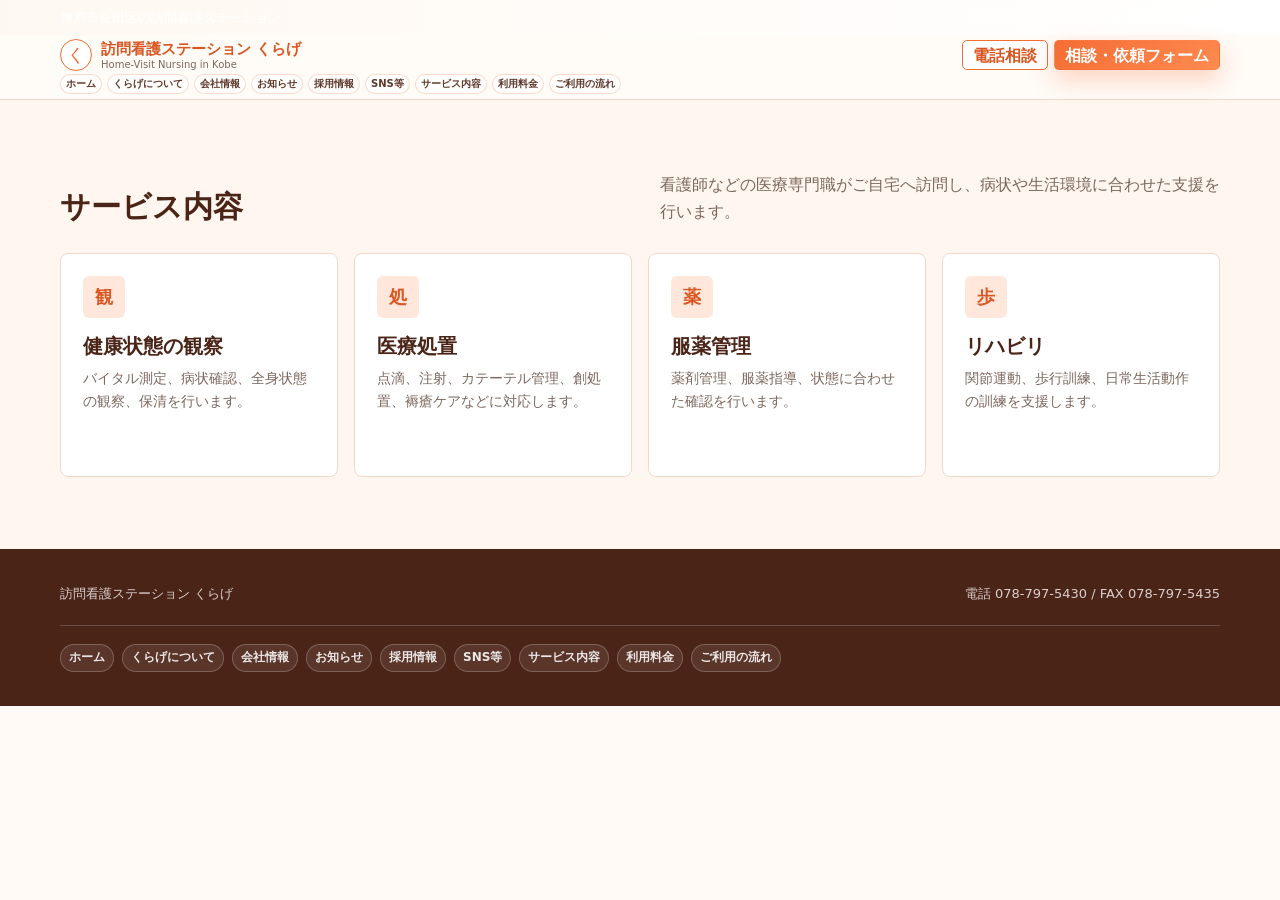
<file: services.html>
﻿<!doctype html><html lang="ja"><head><meta charset="utf-8"><meta name="viewport" content="width=device-width, initial-scale=1"><title>サービス内容 | 訪問看護ステーション くらげ</title><link rel="stylesheet" href="site.css"></head><body>
<div class="topbar"><div class="topbar-inner"><span>神戸市長田区の訪問看護ステーション</span><span>電話 078-797-5430 / FAX 078-797-5435</span></div></div>
<header class="header"><nav class="nav" aria-label="メインナビゲーション"><a class="brand" href="index.html"><span class="brand-mark">く</span><span class="brand-text"><strong>訪問看護ステーション くらげ</strong><span>Home-Visit Nursing in Kobe</span></span></a><div class="nav-links"><a href="index.html">ホーム</a><a href="about.html">くらげについて</a><a href="company.html">会社情報</a><a href="news.html">お知らせ</a><a href="recruit.html">採用情報</a><a href="sns.html">SNS等</a><a href="services.html">サービス内容</a><a href="pricing.html">利用料金</a><a href="flow.html">ご利用の流れ</a></div><div class="actions"><a class="btn btn-outline" href="tel:0787975430">電話相談</a><a class="btn btn-primary" href="https://script.google.com/macros/s/AKfycbyza8-umKAbEcbnl-5VlR28VJOGIbDoWjsdhOIgyjEAeFfrxdfCkbwgVN8pIxH5MAIu/exec">相談・依頼フォーム</a></div></nav></header>
<main><section class="section soft"><div class="section-inner"><div class="section-head"><h2>サービス内容</h2><p>看護師などの医療専門職がご自宅へ訪問し、病状や生活環境に合わせた支援を行います。</p></div><div class="menu-grid"><article class="menu-card"><div><div class="menu-icon">観</div><h3>健康状態の観察</h3><p>バイタル測定、病状確認、全身状態の観察、保清を行います。</p></div></article><article class="menu-card"><div><div class="menu-icon">処</div><h3>医療処置</h3><p>点滴、注射、カテーテル管理、創処置、褥瘡ケアなどに対応します。</p></div></article><article class="menu-card"><div><div class="menu-icon">薬</div><h3>服薬管理</h3><p>薬剤管理、服薬指導、状態に合わせた確認を行います。</p></div></article><article class="menu-card"><div><div class="menu-icon">歩</div><h3>リハビリ</h3><p>関節運動、歩行訓練、日常生活動作の訓練を支援します。</p></div></article></div></div></section></main>
<footer class="footer"><div class="footer-inner"><div class="footer-main"><span>訪問看護ステーション くらげ</span><span>電話 078-797-5430 / FAX 078-797-5435</span></div><nav class="footer-nav" aria-label="下部ナビゲーション"><a href="index.html">ホーム</a><a href="about.html">くらげについて</a><a href="company.html">会社情報</a><a href="news.html">お知らせ</a><a href="recruit.html">採用情報</a><a href="sns.html">SNS等</a><a href="services.html">サービス内容</a><a href="pricing.html">利用料金</a><a href="flow.html">ご利用の流れ</a></nav></div></footer>
</body></html>
</file>
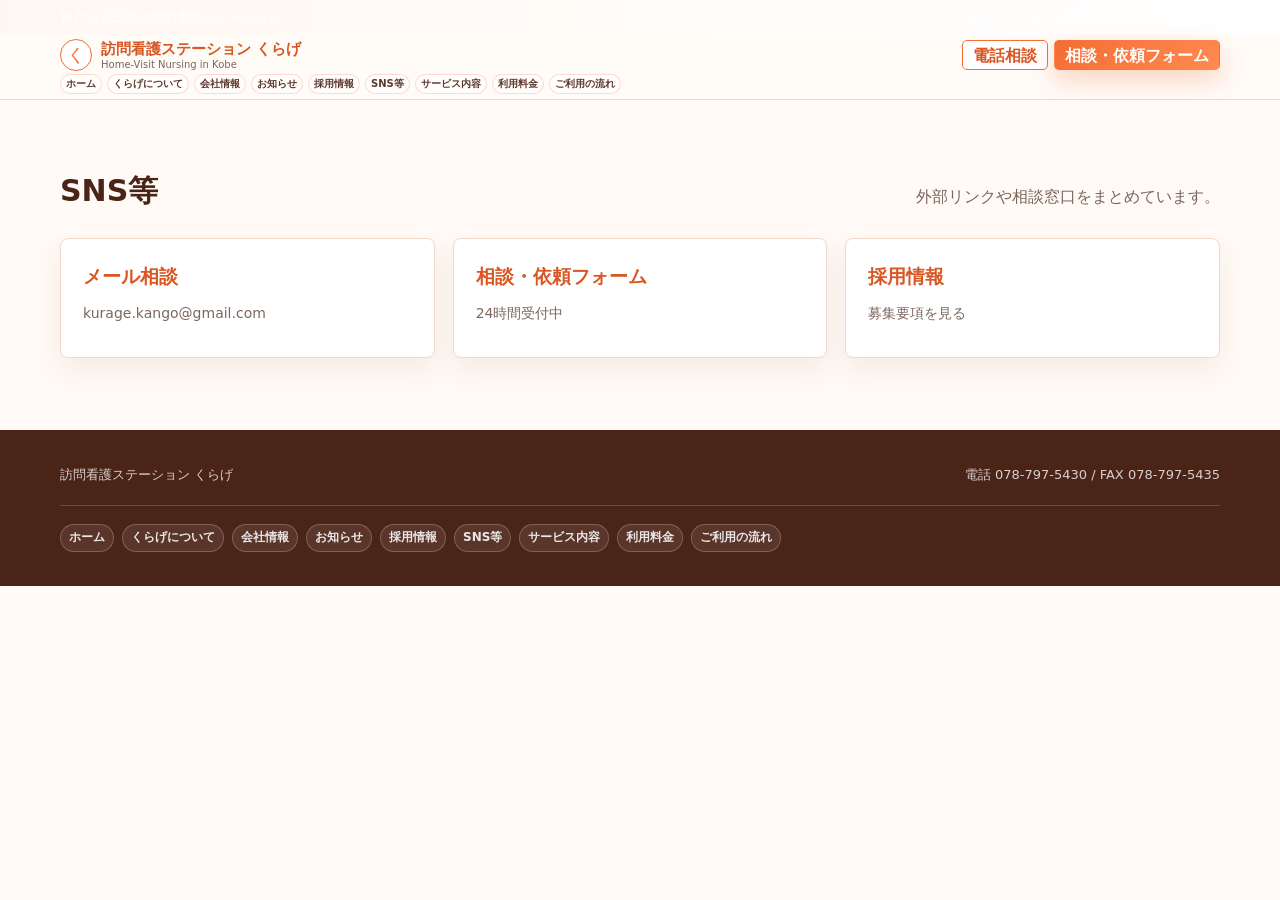
<file: sns.html>
﻿<!doctype html><html lang="ja"><head><meta charset="utf-8"><meta name="viewport" content="width=device-width, initial-scale=1"><title>SNS等 | 訪問看護ステーション くらげ</title><link rel="stylesheet" href="site.css"></head><body>
<div class="topbar"><div class="topbar-inner"><span>神戸市長田区の訪問看護ステーション</span><span>電話 078-797-5430 / FAX 078-797-5435</span></div></div>
<header class="header"><nav class="nav" aria-label="メインナビゲーション"><a class="brand" href="index.html"><span class="brand-mark">く</span><span class="brand-text"><strong>訪問看護ステーション くらげ</strong><span>Home-Visit Nursing in Kobe</span></span></a><div class="nav-links"><a href="index.html">ホーム</a><a href="about.html">くらげについて</a><a href="company.html">会社情報</a><a href="news.html">お知らせ</a><a href="recruit.html">採用情報</a><a href="sns.html">SNS等</a><a href="services.html">サービス内容</a><a href="pricing.html">利用料金</a><a href="flow.html">ご利用の流れ</a></div><div class="actions"><a class="btn btn-outline" href="tel:0787975430">電話相談</a><a class="btn btn-primary" href="https://script.google.com/macros/s/AKfycbyza8-umKAbEcbnl-5VlR28VJOGIbDoWjsdhOIgyjEAeFfrxdfCkbwgVN8pIxH5MAIu/exec">相談・依頼フォーム</a></div></nav></header>
<main><section class="section"><div class="section-inner"><div class="section-head"><h2>SNS等</h2><p>外部リンクや相談窓口をまとめています。</p></div><div class="sns-grid"><a class="sns-card" href="mailto:kurage.kango@gmail.com"><strong>メール相談</strong><span>kurage.kango@gmail.com</span></a><a class="sns-card" href="https://script.google.com/macros/s/AKfycbyza8-umKAbEcbnl-5VlR28VJOGIbDoWjsdhOIgyjEAeFfrxdfCkbwgVN8pIxH5MAIu/exec"><strong>相談・依頼フォーム</strong><span>24時間受付中</span></a><a class="sns-card" href="recruit.html"><strong>採用情報</strong><span>募集要項を見る</span></a></div></div></section></main>
<footer class="footer"><div class="footer-inner"><div class="footer-main"><span>訪問看護ステーション くらげ</span><span>電話 078-797-5430 / FAX 078-797-5435</span></div><nav class="footer-nav" aria-label="下部ナビゲーション"><a href="index.html">ホーム</a><a href="about.html">くらげについて</a><a href="company.html">会社情報</a><a href="news.html">お知らせ</a><a href="recruit.html">採用情報</a><a href="sns.html">SNS等</a><a href="services.html">サービス内容</a><a href="pricing.html">利用料金</a><a href="flow.html">ご利用の流れ</a></nav></div></footer>
</body></html>
</file>
<file: site.css>
:root {
      --ink: #4b2418;
      --muted: #7c675c;
      --orange: #f46d34;
      --orange-dark: #d95723;
      --peach: #fff3ea;
      --cream: #fffaf5;
      --rose: #ffe7dc;
      --mint: #edf7ec;
      --line: #f3d8ca;
      --paper: #ffffff;
      --soft: #fff7ef;
      --shadow: 0 18px 42px rgba(128, 67, 34, 0.14);
    }

    * { box-sizing: border-box; }

    body {
      margin: 0;
      color: var(--ink);
      font-family: "Yu Gothic", "Hiragino Kaku Gothic ProN", Meiryo, system-ui, sans-serif;
      background: var(--cream);
      line-height: 1.65;
    }

    a { color: inherit; text-decoration: none; }
    img { display: block; max-width: 100%; }

    .topbar {
      background: linear-gradient(90deg, #fff8f2, #fff);
      color: var(--ink);
      color: #fff;
      font-size: 13px;
    }

    .topbar-inner,
    .nav,
    .section-inner {
      width: min(1160px, calc(100% - 40px));
      margin: 0 auto;
    }

    .topbar-inner {
      display: flex;
      justify-content: space-between;
      gap: 16px;
      padding: 7px 0;
    }

    .header {
      position: sticky;
      top: 0;
      z-index: 20;
      background: rgba(255, 251, 247, 0.97);
      border-bottom: 1px solid var(--line);
      backdrop-filter: blur(10px);
    }

    .nav {
      min-height: 48px;
      display: grid;
      grid-template-columns: auto auto;
      grid-template-rows: auto auto;
      align-items: center;
      justify-content: space-between;
      row-gap: 3px;
      column-gap: 8px;
      padding: 4px 0 5px;
    }

    .brand {
      display: grid;
      grid-template-columns: 34px 1fr;
      align-items: center;
      column-gap: 7px;
      min-width: 148px;
    }

    .brand-mark {
      width: 32px;
      height: 32px;
      display: grid;
      place-items: center;
      border: 1px solid var(--orange);
      border-radius: 50%;
      color: var(--orange);
      font-size: 18px;
      line-height: 1;
      background: #fff;
    }

    .brand-text {
      display: grid;
      gap: 1px;
    }

    .brand strong {
      color: var(--orange-dark);
      font-size: 15px;
      letter-spacing: 0;
    }

    .brand span {
      color: var(--muted);
      font-size: 10px;
      line-height: 1.1;
    }

    .brand .brand-mark {
      color: var(--orange);
      font-size: 18px;
      line-height: 1;
    }

    .brand .brand-text span {
      color: var(--muted);
      font-size: 10px;
    }

    .nav-links {
      display: flex;
      align-items: center;
      gap: 5px;
      color: #5d382b;
      font-size: 10px;
      white-space: nowrap;
      grid-column: 1 / -1;
      grid-row: 2;
      min-width: 0;
      flex-wrap: nowrap;
      justify-content: flex-start;
      overflow-x: auto;
      scrollbar-width: none;
    }

    .nav-links::-webkit-scrollbar {
      display: none;
    }

    .nav-links a {
      display: inline-flex;
      align-items: center;
      justify-content: center;
      min-height: 20px;
      padding: 0 5px;
      border: 1px solid rgba(244, 109, 52, 0.24);
      border-radius: 999px;
      background: rgba(255, 255, 255, 0.72);
      color: #5d382b;
      font-weight: 700;
      font-size: 10px;
      flex: 0 0 auto;
    }

    .actions {
      display: flex;
      align-items: center;
      gap: 6px;
      justify-self: end;
      grid-column: 2;
      grid-row: 1;
    }

    .btn {
      display: inline-flex;
      align-items: center;
      justify-content: center;
      min-height: 30px;
      padding: 0 10px;
      border: 1px solid transparent;
      border-radius: 5px;
      font-weight: 700;
      line-height: 1.2;
      white-space: nowrap;
    }

    .btn-primary {
      background: linear-gradient(135deg, var(--orange), #ff8a50);
      color: #fff;
      box-shadow: 0 10px 24px rgba(244, 109, 52, 0.28);
    }

    .btn-outline {
      color: var(--orange-dark);
      border-color: var(--orange);
      background: #fff;
    }

    .hero {
      position: relative;
      min-height: 620px;
      display: flex;
      align-items: center;
      background-image:
        linear-gradient(90deg, rgba(255,250,245,0.99) 0%, rgba(255,250,245,0.92) 36%, rgba(255,250,245,0.34) 62%, rgba(255,250,245,0) 100%),
        url("assets/kurage-warm-hero.png");
      background-size: cover;
      background-position: center right;
      border-bottom: 1px solid var(--line);
      overflow: hidden;
    }

    .hero::after {
      content: "";
      position: absolute;
      left: -4%;
      right: -4%;
      bottom: -68px;
      height: 132px;
      background: var(--cream);
      border-top: 18px solid rgba(244, 109, 52, 0.55);
      border-radius: 50% 50% 0 0 / 58% 58% 0 0;
      transform: rotate(-2deg);
      pointer-events: none;
    }

    .hero-inner {
      width: min(1160px, calc(100% - 40px));
      margin: 0 auto;
      padding: 84px 0 104px;
    }

    .hero-copy { max-width: 590px; }

    .eyebrow {
      display: inline-flex;
      align-items: center;
      gap: 8px;
      color: var(--orange-dark);
      font-weight: 700;
      font-size: 14px;
      margin-bottom: 16px;
    }

    .eyebrow::before {
      content: "";
      width: 36px;
      height: 2px;
      background: var(--orange);
    }

    h1 {
      margin: 0;
      font-size: clamp(36px, 5vw, 64px);
      line-height: 1.12;
      letter-spacing: 0;
    }

    .hero-copy p {
      margin: 22px 0 0;
      color: #3f586e;
      font-size: 18px;
      max-width: 540px;
    }

    .hero-buttons {
      display: flex;
      flex-wrap: wrap;
      gap: 12px;
      margin-top: 30px;
    }

    .hero-consult {
      width: min(560px, 100%);
      margin: 30px auto 0;
      padding: 18px;
      text-align: center;
      background: rgba(255, 255, 255, 0.9);
      border: 1px solid var(--line);
      border-radius: 8px;
      box-shadow: 0 14px 30px rgba(128, 67, 34, 0.12);
    }

    .hero-consult h2 {
      margin: 0;
      color: var(--orange-dark);
      font-size: 22px;
      line-height: 1.35;
    }

    .hero-consult p {
      margin: 8px auto 14px;
      max-width: 460px;
      color: var(--muted);
      font-size: 14px;
    }

    .hero-consult .btn {
      min-width: 260px;
    }

    .hero-points {
      display: grid;
      grid-template-columns: repeat(3, minmax(0, 1fr));
      gap: 18px;
      max-width: 600px;
      margin-top: 36px;
    }

    .point {
      width: 130px;
      min-height: 130px;
      padding: 20px 14px;
      display: grid;
      place-items: center;
      text-align: center;
      background: rgba(255,255,255,0.94);
      border: 1px solid #fff;
      border-radius: 50%;
      box-shadow: 0 14px 30px rgba(128, 67, 34, 0.14);
    }

    .point b {
      display: block;
      color: var(--ink);
      font-size: 15px;
      line-height: 1.2;
    }

    .point span {
      color: var(--orange);
      font-size: 24px;
      line-height: 1;
    }

    .section { padding: 72px 0; }
    .section.soft { background: var(--soft); }

    .section-head {
      display: flex;
      align-items: end;
      justify-content: space-between;
      gap: 24px;
      margin-bottom: 28px;
    }

    .section-head h2 {
      margin: 0;
      font-size: 30px;
      line-height: 1.25;
      letter-spacing: 0;
    }

    .section-head p {
      margin: 0;
      max-width: 560px;
      color: var(--muted);
    }

    .menu-grid {
      display: grid;
      grid-template-columns: repeat(4, minmax(0, 1fr));
      gap: 16px;
    }

    .menu-card,
    .reason-card,
    .price-card,
    .faq-item,
    .news-card {
      background: #fff;
      border: 1px solid var(--line);
      border-radius: 8px;
    }

    .menu-card {
      min-height: 224px;
      padding: 22px;
      display: flex;
      flex-direction: column;
      justify-content: space-between;
    }

    .menu-icon {
      width: 42px;
      height: 42px;
      display: grid;
      place-items: center;
      border-radius: 6px;
      background: var(--rose);
      color: var(--orange-dark);
      font-size: 18px;
      font-weight: 800;
    }

    .menu-card h3,
    .reason-card h3,
    .price-card h3,
    .news-card h3 {
      margin: 16px 0 8px;
      font-size: 20px;
      line-height: 1.25;
    }

    .menu-card p,
    .reason-card p,
    .price-card p,
    .news-card p {
      margin: 0;
      color: var(--muted);
      font-size: 14px;
    }

    .price-grid {
      display: grid;
      grid-template-columns: repeat(3, minmax(0, 1fr));
      gap: 18px;
    }

    .price-card {
      padding: 24px;
      box-shadow: 0 12px 30px rgba(21, 50, 74, 0.07);
    }

    .price-tag {
      margin: 18px 0 10px;
      color: var(--orange-dark);
      font-size: 28px;
      font-weight: 800;
      line-height: 1.2;
    }

    .price-tag small {
      font-size: 15px;
      font-weight: 700;
    }

    .label {
      display: inline-flex;
      align-items: center;
      min-height: 26px;
      padding: 0 10px;
      border-radius: 999px;
      background: var(--sand);
      color: #8a5b25;
      font-size: 12px;
      font-weight: 700;
    }

    .reason-grid {
      display: grid;
      grid-template-columns: repeat(3, minmax(0, 1fr));
      gap: 18px;
    }

    .choice-grid {
      display: grid;
      grid-template-columns: repeat(5, minmax(0, 1fr));
      gap: 16px;
    }

    .choice-card {
      position: relative;
      min-height: 214px;
      padding: 38px 18px 20px;
      background: #fff;
      border: 1px solid var(--line);
      border-radius: 8px;
      box-shadow: 0 12px 26px rgba(128, 67, 34, 0.09);
    }

    .choice-card::before {
      content: attr(data-number);
      position: absolute;
      top: -16px;
      left: 16px;
      width: 40px;
      height: 40px;
      display: grid;
      place-items: center;
      border-radius: 50%;
      background: var(--orange);
      color: #fff;
      font-weight: 800;
      font-size: 14px;
    }

    .choice-icon {
      color: var(--orange);
      font-size: 34px;
      line-height: 1;
      margin-bottom: 14px;
    }

    .choice-card h3 {
      margin: 0 0 10px;
      font-size: 17px;
      line-height: 1.35;
    }

    .choice-card p {
      margin: 0;
      color: var(--muted);
      font-size: 14px;
    }

    .photo-strip {
      display: grid;
      grid-template-columns: 1.15fr 0.85fr;
      gap: 18px;
      margin-top: 32px;
    }

    .photo-panel {
      position: relative;
      min-height: 260px;
      overflow: hidden;
      border-radius: 8px;
      border: 1px solid var(--line);
      background: #fff;
      box-shadow: 0 14px 30px rgba(128, 67, 34, 0.09);
    }

    .photo-panel img {
      width: 100%;
      height: 100%;
      min-height: 260px;
      object-fit: cover;
    }

    .photo-caption {
      position: absolute;
      left: 18px;
      bottom: 18px;
      max-width: 330px;
      padding: 16px 18px;
      border-radius: 8px;
      background: rgba(255, 250, 245, 0.92);
      box-shadow: 0 10px 24px rgba(83, 32, 14, 0.12);
    }

    .photo-caption h3 {
      margin: 0 0 6px;
      color: var(--orange-dark);
      font-size: 20px;
      line-height: 1.3;
    }

    .photo-caption p {
      margin: 0;
      color: var(--muted);
      font-size: 14px;
    }

    .rehab-schedule {
      width: min(1100px, calc(100% - 40px));
      margin: 60px auto;
      padding: 30px;
      background: #fff7ef;
      border: 1px solid var(--line);
      border-radius: 8px;
      box-shadow: 0 14px 30px rgba(128, 67, 34, 0.08);
    }

    .rehab-schedule h2 {
      margin: 0 0 18px;
      text-align: center;
      color: #8f4b2e;
      font-size: 30px;
      line-height: 1.25;
    }

    .rehab-center {
      margin: 8px 0;
      text-align: center;
      color: var(--muted);
    }

    .rehab-btn {
      display: block;
      margin: 20px auto;
      padding: 12px 24px;
      border: none;
      border-radius: 999px;
      background: #d97745;
      color: white;
      cursor: pointer;
      font-weight: bold;
      font-family: inherit;
      font-size: 15px;
    }

    .rehab-detail {
      overflow-x: auto;
    }

    #rehabTable {
      width: 100%;
      min-width: 640px;
      border-collapse: collapse;
      background: white;
    }

    #rehabTable th {
      background: #d8a37a;
      color: white;
      padding: 10px;
    }

    #rehabTable td {
      text-align: center;
      padding: 10px;
      border: 1px solid #eee;
    }

    .ok {
      color: green;
      font-weight: bold;
    }

    .consult {
      color: orange;
      font-weight: bold;
    }

    .full {
      color: red;
      font-weight: bold;
    }

    .inline-photo {
      display: grid;
      grid-template-columns: 0.9fr 1.1fr;
      gap: 28px;
      align-items: center;
      margin-top: 34px;
    }

    .inline-photo img {
      width: 100%;
      aspect-ratio: 4 / 3;
      object-fit: cover;
      border-radius: 8px;
      border: 1px solid var(--line);
      box-shadow: var(--shadow);
    }

    .inline-photo-copy {
      padding: 26px;
      background: rgba(255,255,255,0.75);
      border: 1px solid var(--line);
      border-radius: 8px;
    }

    .inline-photo-copy h3 {
      margin: 0 0 10px;
      color: var(--orange-dark);
      font-size: 24px;
      line-height: 1.35;
    }

    .inline-photo-copy p {
      margin: 0;
      color: var(--muted);
    }

    .reason-card,
    .news-card {
      padding: 24px;
    }

    .reason-number {
      width: 42px;
      height: 42px;
      display: grid;
      place-items: center;
      border-radius: 50%;
      background: var(--mint);
      color: #216b5c;
      font-weight: 800;
    }

    .flow {
      display: grid;
      grid-template-columns: repeat(4, minmax(0, 1fr));
      gap: 14px;
      counter-reset: step;
    }

    .flow-step {
      min-height: 162px;
      padding: 22px;
      background: #fff;
      border: 1px solid var(--line);
      border-radius: 8px;
    }

    .flow-step::before {
      counter-increment: step;
      content: "0" counter(step);
      display: block;
      color: var(--orange);
      font-size: 13px;
      font-weight: 800;
      margin-bottom: 12px;
    }

    .flow-step h3 {
      margin: 0 0 8px;
      font-size: 17px;
    }

    .flow-step p {
      margin: 0;
      color: var(--muted);
      font-size: 14px;
    }

    .faq-list {
      display: grid;
      gap: 12px;
    }

    .faq-item {
      padding: 20px 22px;
    }

    .faq-item summary {
      cursor: pointer;
      color: var(--ink);
      font-weight: 800;
      list-style: none;
    }

    .faq-item summary::-webkit-details-marker { display: none; }

    .faq-item summary::after {
      content: "+";
      float: right;
      color: var(--orange);
      font-size: 24px;
      line-height: 1;
    }

    .faq-item[open] summary::after { content: "-"; }

    .faq-item p {
      margin: 12px 0 0;
      color: var(--muted);
    }

    .cta {
      padding: 54px 0;
      background:
        radial-gradient(circle at 8% 25%, rgba(255,255,255,0.24), transparent 26%),
        linear-gradient(135deg, #f46d34, #ff9b62);
      color: #fff;
    }

    .cta-inner {
      width: min(1160px, calc(100% - 40px));
      margin: 0 auto;
      display: grid;
      gap: 24px;
      text-align: center;
    }

    .cta h2 {
      margin: 0;
      font-size: 30px;
      line-height: 1.25;
    }

    .cta p {
      margin: 10px 0 0;
      color: rgba(255,255,255,0.84);
    }

    .cta .btn-outline {
      border-color: #fff;
      color: #fff;
      background: transparent;
    }

    .contact-grid {
      display: grid;
      grid-template-columns: repeat(3, minmax(0, 1fr));
      gap: 18px;
      text-align: left;
    }

    .contact-card {
      display: grid;
      grid-template-columns: 42px 1fr;
      gap: 14px;
      align-items: center;
      min-height: 86px;
      padding: 18px;
      background: #fff;
      color: var(--ink);
      border-radius: 8px;
      box-shadow: 0 14px 30px rgba(83, 32, 14, 0.14);
    }

    .contact-icon {
      width: 42px;
      height: 42px;
      display: grid;
      place-items: center;
      border-radius: 50%;
      background: var(--rose);
      color: var(--orange);
      font-weight: 800;
    }

    .contact-card strong {
      display: block;
      color: var(--orange-dark);
      font-size: 24px;
      line-height: 1.1;
    }

    .contact-card span {
      display: block;
      color: var(--muted);
      font-size: 13px;
    }

    .contact-card .contact-icon {
      display: grid;
      color: var(--orange);
      font-size: 13px;
      line-height: 1;
    }

    .info-grid {
      display: grid;
      grid-template-columns: repeat(3, minmax(0, 1fr));
      gap: 18px;
    }

    .info-card {
      padding: 24px;
      background: #fff;
      border: 1px solid var(--line);
      border-radius: 8px;
      box-shadow: 0 12px 26px rgba(128, 67, 34, 0.08);
    }

    .info-card h3 {
      margin: 0 0 10px;
      color: var(--orange-dark);
      font-size: 20px;
      line-height: 1.35;
    }

    .info-card p,
    .info-card li {
      color: var(--muted);
      font-size: 14px;
    }

    .info-card p {
      margin: 0;
    }

    .info-card ul {
      margin: 0;
      padding-left: 18px;
    }

    .text-link {
      display: inline-flex;
      margin-top: 12px;
      color: var(--orange-dark);
      font-weight: 800;
      text-decoration: underline;
      text-underline-offset: 4px;
    }

    .news-list {
      display: grid;
      gap: 12px;
    }

    .news-row {
      display: grid;
      grid-template-columns: 120px 1fr;
      gap: 18px;
      align-items: center;
      padding: 18px 20px;
      background: #fff;
      border: 1px solid var(--line);
      border-radius: 8px;
    }

    .news-date {
      color: var(--orange-dark);
      font-weight: 800;
      font-size: 14px;
    }

    .sns-grid {
      display: grid;
      grid-template-columns: repeat(3, minmax(0, 1fr));
      gap: 18px;
    }

    .sns-card {
      min-height: 120px;
      padding: 22px;
      background: #fff;
      border: 1px solid var(--line);
      border-radius: 8px;
      box-shadow: 0 12px 26px rgba(128, 67, 34, 0.08);
    }

    .sns-card strong {
      display: block;
      margin-bottom: 8px;
      color: var(--orange-dark);
      font-size: 19px;
    }

    .sns-card span {
      color: var(--muted);
      font-size: 14px;
    }

    .area-layout {
      display: grid;
      grid-template-columns: 1fr 1.1fr;
      gap: 28px;
      align-items: center;
    }

    .area-list {
      display: grid;
      gap: 12px;
    }

    .area-item {
      display: flex;
      align-items: center;
      justify-content: space-between;
      gap: 14px;
      padding: 16px 18px;
      background: #fff;
      border: 1px solid var(--line);
      border-radius: 8px;
      box-shadow: 0 10px 22px rgba(128, 67, 34, 0.07);
    }

    .area-item strong {
      color: var(--orange-dark);
      font-size: 18px;
    }

    .area-item span {
      color: var(--muted);
      font-size: 13px;
    }

    .kobe-map {
      position: relative;
      min-height: 360px;
      padding: 24px;
      background:
        linear-gradient(180deg, rgba(255,255,255,0.78), rgba(255,248,240,0.92)),
        radial-gradient(circle at 78% 12%, rgba(244,109,52,0.16), transparent 34%);
      border: 1px solid var(--line);
      border-radius: 8px;
      box-shadow: var(--shadow);
      overflow: hidden;
    }

    .kobe-map svg {
      width: 100%;
      height: auto;
      display: block;
    }

    .map-district {
      fill: #ffe3d3;
      stroke: #fff;
      stroke-width: 4;
    }

    .map-district.primary {
      fill: #f46d34;
    }

    .map-district.secondary {
      fill: #ffae7f;
    }

    .map-label {
      fill: var(--ink);
      font-size: 18px;
      font-weight: 800;
      text-anchor: middle;
    }

    .map-label.light {
      fill: #fff;
    }

    .map-note {
      margin: 14px 0 0;
      color: var(--muted);
      font-size: 13px;
      text-align: center;
    }

    .footer {
      padding: 34px 0;
      background: #4b2418;
      color: rgba(255,255,255,0.78);
      font-size: 13px;
    }

    .footer-inner {
      width: min(1160px, calc(100% - 40px));
      margin: 0 auto;
      display: grid;
      gap: 20px;
    }

    .footer-main {
      display: flex;
      justify-content: space-between;
      gap: 18px;
    }

    .footer-info {
      display: grid;
      grid-template-columns: repeat(4, minmax(0, 1fr));
      gap: 12px;
      padding-top: 18px;
      border-top: 1px solid rgba(255,255,255,0.18);
    }

    .footer-info div {
      display: grid;
      gap: 3px;
    }

    .footer-info b {
      color: #fff;
      font-size: 12px;
    }

    .footer-info span,
    .footer a {
      color: rgba(255,255,255,0.78);
    }

    .footer-nav {
      display: flex;
      flex-wrap: wrap;
      gap: 8px;
      padding-top: 18px;
      border-top: 1px solid rgba(255,255,255,0.18);
    }

    .footer-nav a {
      display: inline-flex;
      align-items: center;
      justify-content: center;
      min-height: 28px;
      padding: 0 8px;
      border: 1px solid rgba(255,255,255,0.22);
      border-radius: 999px;
      background: rgba(255,255,255,0.08);
      color: rgba(255,255,255,0.88);
      font-weight: 700;
      font-size: 12px;
    }

    @media (max-width: 980px) {
      .nav {
        justify-content: space-between;
        gap: 8px;
      }

      .nav-links {
        order: initial;
        grid-column: 1 / -1;
        width: auto;
        display: flex;
        grid-template-columns: none;
        gap: 5px;
        flex-basis: auto;
      }

      .nav-links a {
        min-height: 24px;
        padding: 0 5px;
        font-size: 10px;
        white-space: nowrap;
        text-align: center;
      }

      .hero {
        min-height: auto;
        background-image:
          linear-gradient(180deg, rgba(255,255,255,0.96) 0%, rgba(255,255,255,0.9) 48%, rgba(255,255,255,0.76) 100%),
          url("assets/kurage-warm-hero.png");
        background-position: 64% center;
      }

      .hero-inner { padding: 64px 0 72px; }

      .hero-points,
      .menu-grid,
      .price-grid,
      .reason-grid,
      .choice-grid,
      .info-grid,
      .sns-grid,
      .area-layout,
      .flow,
      .photo-strip,
      .inline-photo {
        grid-template-columns: repeat(2, minmax(0, 1fr));
      }

      .section-head,
      .footer-main {
        align-items: start;
        flex-direction: column;
      }

      .footer-info {
        grid-template-columns: repeat(2, minmax(0, 1fr));
      }

      .contact-grid {
        grid-template-columns: 1fr;
      }
    }

    @media (max-width: 640px) {
      .topbar { display: none; }

      .topbar-inner,
      .nav,
      .section-inner,
      .hero-inner,
      .cta-inner,
      .footer-inner {
        width: min(100% - 28px, 1160px);
      }

      .nav { min-height: 48px; }

      .brand {
        min-width: 0;
        grid-template-columns: 30px 1fr;
        column-gap: 6px;
      }

      .brand-mark {
        width: 28px;
        height: 28px;
        font-size: 16px;
      }

      .brand .brand-mark {
        font-size: 16px;
      }
      .brand strong { font-size: 14px; }

      .actions .btn-outline { display: none; }

      .actions {
        width: auto;
        justify-content: flex-end;
      }

      .actions .btn-primary {
        width: auto;
      }

      .btn {
        min-height: 28px;
        padding: 0 8px;
        font-size: 11px;
      }

      .hero-copy p { font-size: 16px; }

      .hero-points,
      .menu-grid,
      .price-grid,
      .reason-grid,
      .choice-grid,
      .info-grid,
      .sns-grid,
      .area-layout,
      .flow,
      .photo-strip,
      .inline-photo {
        grid-template-columns: 1fr;
      }

      .news-row {
        grid-template-columns: 1fr;
        gap: 6px;
      }

      .photo-caption {
        position: static;
        max-width: none;
        border-radius: 0;
      }

      .footer-info {
        grid-template-columns: 1fr;
      }

      .section { padding: 52px 0; }

      .section-head h2,
      .cta h2,
      .rehab-schedule h2 {
        font-size: 25px;
      }

      .hero-buttons {
        flex-direction: column;
      }

      .hero-buttons .btn {
        width: 100%;
      }
    }
</file>
